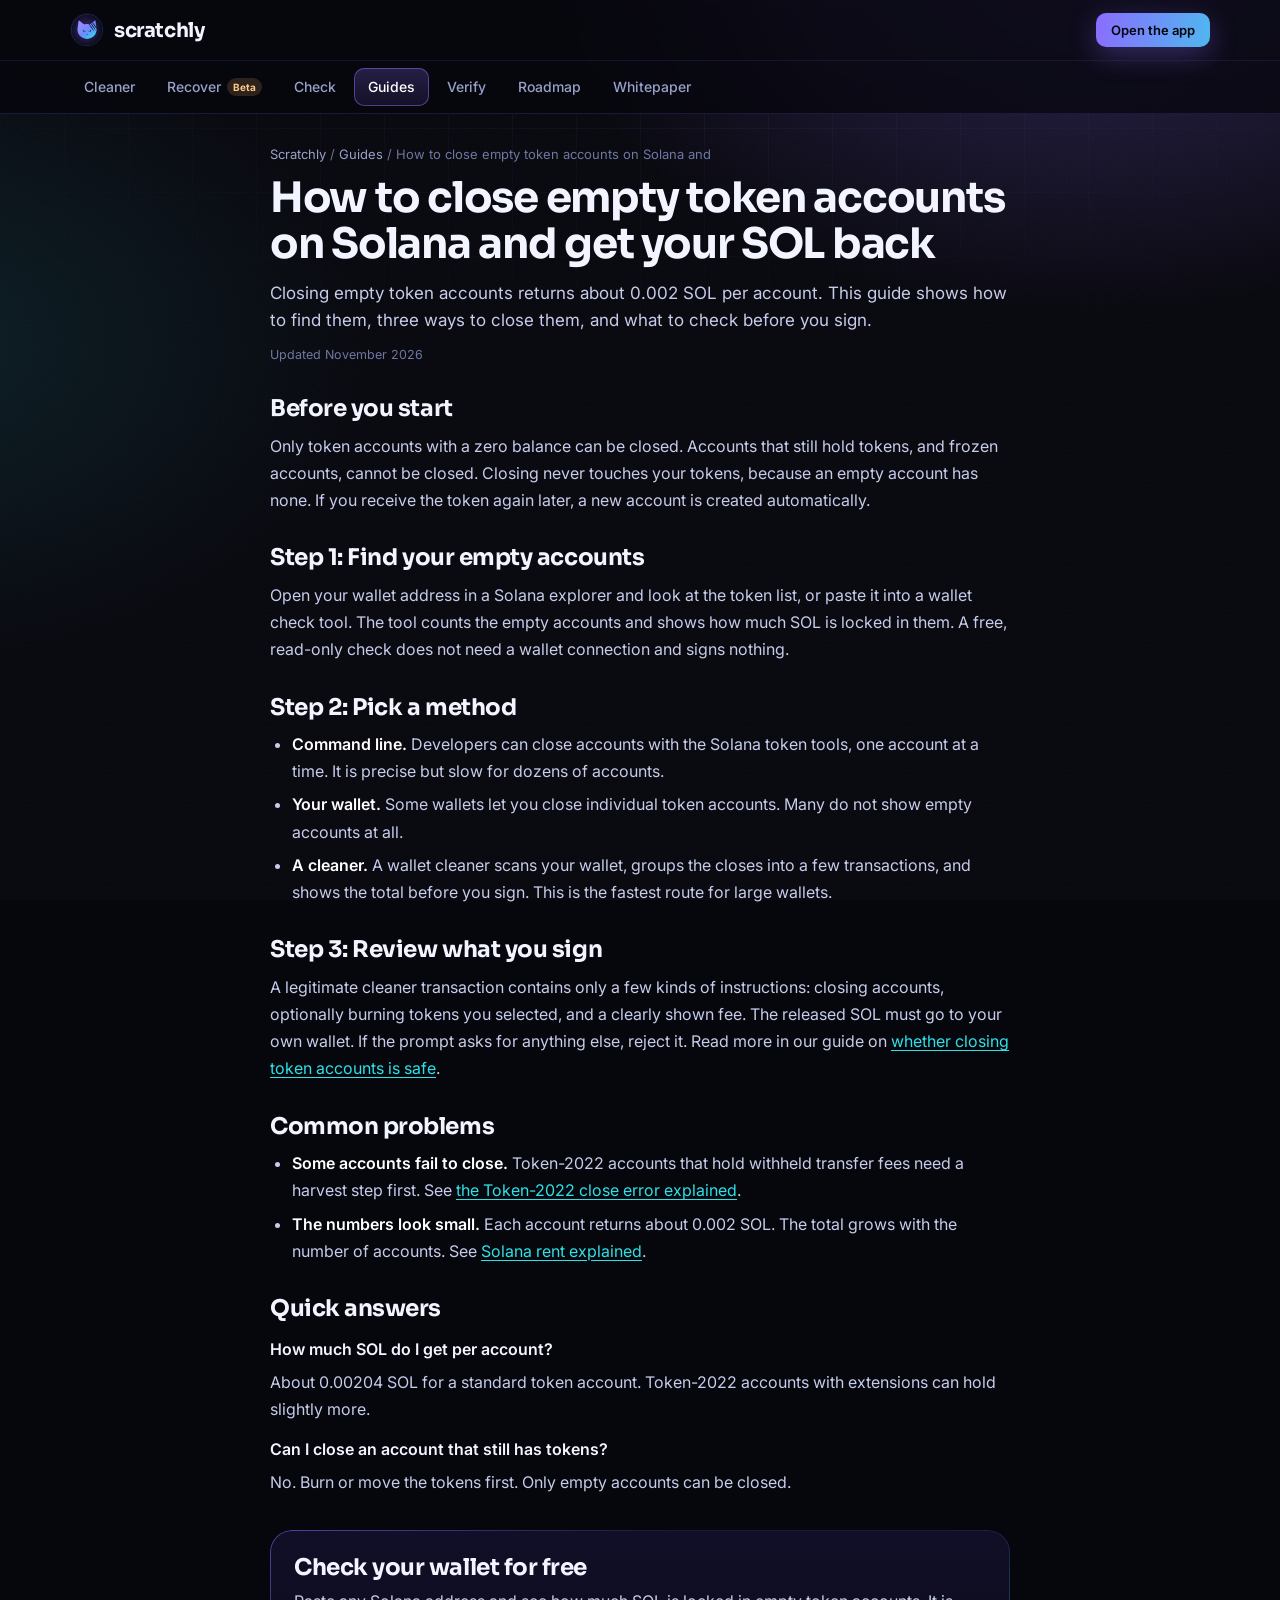
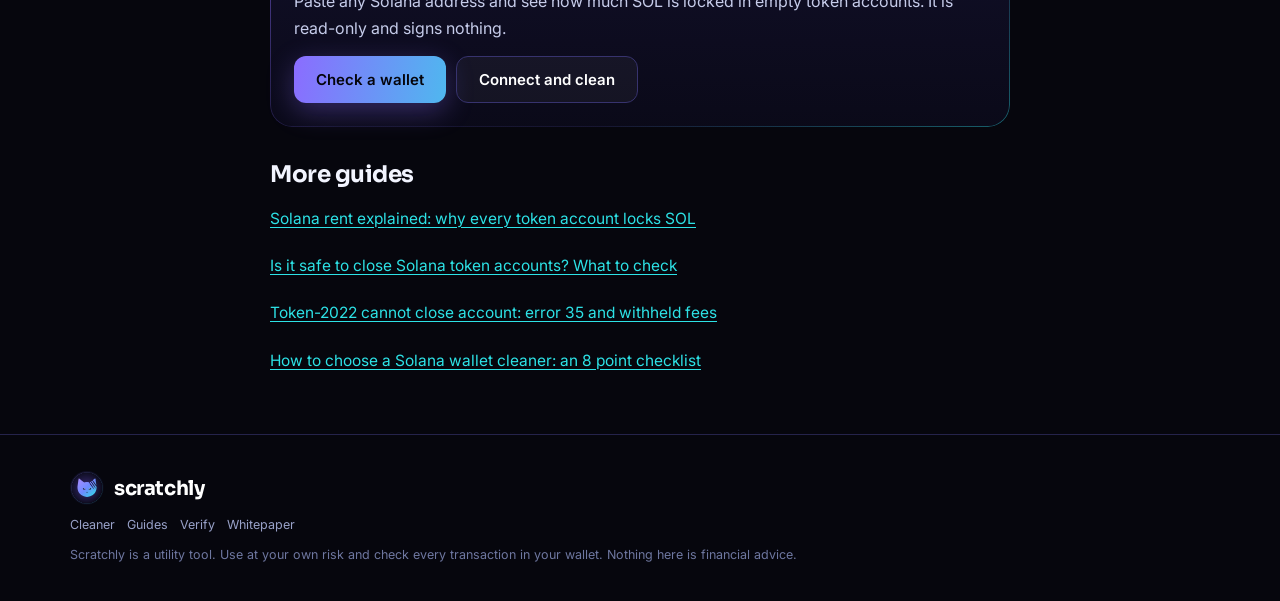
<file: close-empty-token-accounts-solana.html>
<!DOCTYPE html>
<html lang="en"><head><meta charset="utf-8"><meta name="viewport" content="width=device-width, initial-scale=1, viewport-fit=cover">
<title>Close Empty Solana Token Accounts, Get SOL Back | Scratchly</title>
<meta name="description" content="Step by step: find empty Solana token accounts, close them safely, and reclaim the SOL deposit. Wallet, command line and cleaner options compared.">
<link rel="canonical" href="https://app.scratchly.cfd/close-empty-token-accounts-solana"><meta name="robots" content="index,follow,max-image-preview:large">
<meta name="theme-color" content="#06060D"><meta property="og:type" content="article"><meta property="og:site_name" content="Scratchly">
<meta property="og:title" content="How to close empty token accounts on Solana and get your SOL back"><meta property="og:description" content="Step by step: find empty Solana token accounts, close them safely, and reclaim the SOL deposit. Wallet, command line and cleaner options compared."><meta property="og:url" content="https://app.scratchly.cfd/close-empty-token-accounts-solana"><meta property="og:image" content="https://app.scratchly.cfd/og.png">
<meta name="twitter:card" content="summary_large_image">
<link rel="icon" type="image/png" href="/favicon.png">
<link rel="preconnect" href="https://fonts.googleapis.com"><link rel="preconnect" href="https://fonts.gstatic.com" crossorigin>
<link href="https://fonts.googleapis.com/css2?family=Inter:wght@400;500;600;700&family=JetBrains+Mono:wght@500;600&family=Sora:wght@600;700&display=swap" rel="stylesheet">
<link rel="stylesheet" href="/style.css">
<script type="application/ld+json">{"@context": "https://schema.org", "@type": "Article", "headline": "How to close empty token accounts on Solana and get your SOL back", "description": "Step by step: find empty Solana token accounts, close them safely, and reclaim the SOL deposit. Wallet, command line and cleaner options compared.", "datePublished": "2026-11-19", "dateModified": "2026-11-19", "author": {"@type": "Organization", "name": "Scratchly", "url": "https://app.scratchly.cfd/"}, "publisher": {"@type": "Organization", "name": "Scratchly", "logo": {"@type": "ImageObject", "url": "https://app.scratchly.cfd/logo.png"}}, "mainEntityOfPage": "https://app.scratchly.cfd/close-empty-token-accounts-solana", "image": "https://app.scratchly.cfd/og.png"}</script><script type="application/ld+json">{"@context": "https://schema.org", "@type": "BreadcrumbList", "itemListElement": [{"@type": "ListItem", "position": 1, "name": "Scratchly", "item": "https://app.scratchly.cfd/"}, {"@type": "ListItem", "position": 2, "name": "Guides", "item": "https://app.scratchly.cfd/guides"}, {"@type": "ListItem", "position": 3, "name": "How to close empty token accounts on Solana and get your SOL back", "item": "https://app.scratchly.cfd/close-empty-token-accounts-solana"}]}</script><script type="application/ld+json">{"@context": "https://schema.org", "@type": "HowTo", "name": "How to close empty token accounts on Solana and get your SOL back", "description": "Step by step: find empty Solana token accounts, close them safely, and reclaim the SOL deposit. Wallet, command line and cleaner options compared.", "step": [{"@type": "HowToStep", "position": 1, "name": "Find your empty accounts", "text": "Look up your wallet address on a Solana explorer and open the tokens list, or paste the address into a wallet check tool. Accounts with a balance of zero are the ones you can close."}, {"@type": "HowToStep", "position": 2, "name": "Choose how to close them", "text": "You can close accounts one at a time with the command line, use a wallet that offers the option, or use a cleaner that closes many accounts in a few transactions."}, {"@type": "HowToStep", "position": 3, "name": "Review what you sign", "text": "Each close instruction should send the released SOL to your own wallet. Compare the wallet prompt with the summary on the tool before approving."}, {"@type": "HowToStep", "position": 4, "name": "Confirm and verify", "text": "After the transactions confirm, check your SOL balance. The released deposits arrive in your wallet in the same transaction."}]}</script><script type="application/ld+json">{"@context": "https://schema.org", "@type": "FAQPage", "mainEntity": [{"@type": "Question", "name": "How much SOL do I get per account?", "acceptedAnswer": {"@type": "Answer", "text": "About 0.00204 SOL for a standard token account. Token-2022 accounts with extensions can hold slightly more."}}, {"@type": "Question", "name": "Can I close an account that still has tokens?", "acceptedAnswer": {"@type": "Answer", "text": "No. Burn or move the tokens first. Only empty accounts can be closed."}}]}</script>
</head><body><div class="bg"></div>
<header class="nav"><div class="wrap"><a class="brand" href="/"><img src="/logo.png" alt="Scratchly logo" width="34" height="34">scratchly</a><a class="btn pri sm" href="/#app">Open the app</a></div><div class="tabsbar"><div class="wrap"><nav class="tabs" aria-label="Main"><a class="tab" href="/">Cleaner</a><a class="tab" href="/recover">Recover<i class="tb">Beta</i></a><a class="tab" href="/#check">Check</a><a class="tab on" href="/guides" aria-current="page">Guides</a><a class="tab" href="/#verify">Verify</a><a class="tab" href="/#roadmap">Roadmap</a><a class="tab" href="/#whitepaper">Whitepaper</a></nav></div></div></header>
<main class="wrap guide"><nav class="crumbs" aria-label="Breadcrumb"><a href="/">Scratchly</a> / <a href="/guides">Guides</a> / <span>How to close empty token accounts on Solana and </span></nav>
<article><h1>How to close empty token accounts on Solana and get your SOL back</h1><p class="lede">Closing empty token accounts returns about 0.002 SOL per account. This guide shows how to find them, three ways to close them, and what to check before you sign.</p><p class="upd">Updated November 2026</p>
<h2>Before you start</h2>
<p>Only token accounts with a zero balance can be closed. Accounts that still hold tokens, and frozen accounts, cannot be closed. Closing never touches your tokens, because an empty account has none. If you receive the token again later, a new account is created automatically.</p>
<h2>Step 1: Find your empty accounts</h2>
<p>Open your wallet address in a Solana explorer and look at the token list, or paste it into a wallet check tool. The tool counts the empty accounts and shows how much SOL is locked in them. A free, read-only check does not need a wallet connection and signs nothing.</p>
<h2>Step 2: Pick a method</h2>
<ul><li><b>Command line.</b> Developers can close accounts with the Solana token tools, one account at a time. It is precise but slow for dozens of accounts.</li>
<li><b>Your wallet.</b> Some wallets let you close individual token accounts. Many do not show empty accounts at all.</li>
<li><b>A cleaner.</b> A wallet cleaner scans your wallet, groups the closes into a few transactions, and shows the total before you sign. This is the fastest route for large wallets.</li></ul>
<h2>Step 3: Review what you sign</h2>
<p>A legitimate cleaner transaction contains only a few kinds of instructions: closing accounts, optionally burning tokens you selected, and a clearly shown fee. The released SOL must go to your own wallet. If the prompt asks for anything else, reject it. Read more in our guide on <a href="/is-it-safe-to-close-token-accounts">whether closing token accounts is safe</a>.</p>
<h2>Common problems</h2>
<ul><li><b>Some accounts fail to close.</b> Token-2022 accounts that hold withheld transfer fees need a harvest step first. See <a href="/token-2022-cannot-close-account-error">the Token-2022 close error explained</a>.</li>
<li><b>The numbers look small.</b> Each account returns about 0.002 SOL. The total grows with the number of accounts. See <a href="/solana-rent-explained">Solana rent explained</a>.</li></ul><h2>Quick answers</h2><h3>How much SOL do I get per account?</h3><p>About 0.00204 SOL for a standard token account. Token-2022 accounts with extensions can hold slightly more.</p><h3>Can I close an account that still has tokens?</h3><p>No. Burn or move the tokens first. Only empty accounts can be closed.</p></article>
<aside class="cta glass"><h2>Check your wallet for free</h2><p>Paste any Solana address and see how much SOL is locked in empty token accounts. It is read-only and signs nothing.</p><div class="links-row"><a class="btn pri" href="/#check">Check a wallet</a><a class="btn sec" href="/#app">Connect and clean</a></div></aside>
<section class="related"><h2>More guides</h2><ul><li><a href="/solana-rent-explained">Solana rent explained: why every token account locks SOL</a></li><li><a href="/is-it-safe-to-close-token-accounts">Is it safe to close Solana token accounts? What to check</a></li><li><a href="/token-2022-cannot-close-account-error">Token-2022 cannot close account: error 35 and withheld fees</a></li><li><a href="/how-to-choose-a-solana-wallet-cleaner">How to choose a Solana wallet cleaner: an 8 point checklist</a></li></ul></section></main>
<footer><div class="wrap"><div class="brand"><img src="/logo.png" alt="" width="26" height="26" style="border-radius:50%">scratchly</div><p><a href="/">Cleaner</a> &nbsp; <a href="/guides">Guides</a> &nbsp; <a href="/#verify">Verify</a> &nbsp; <a href="/#whitepaper">Whitepaper</a></p><p style="margin-top:10px">Scratchly is a utility tool. Use at your own risk and check every transaction in your wallet. Nothing here is financial advice.</p></div></footer></body></html>
</file>
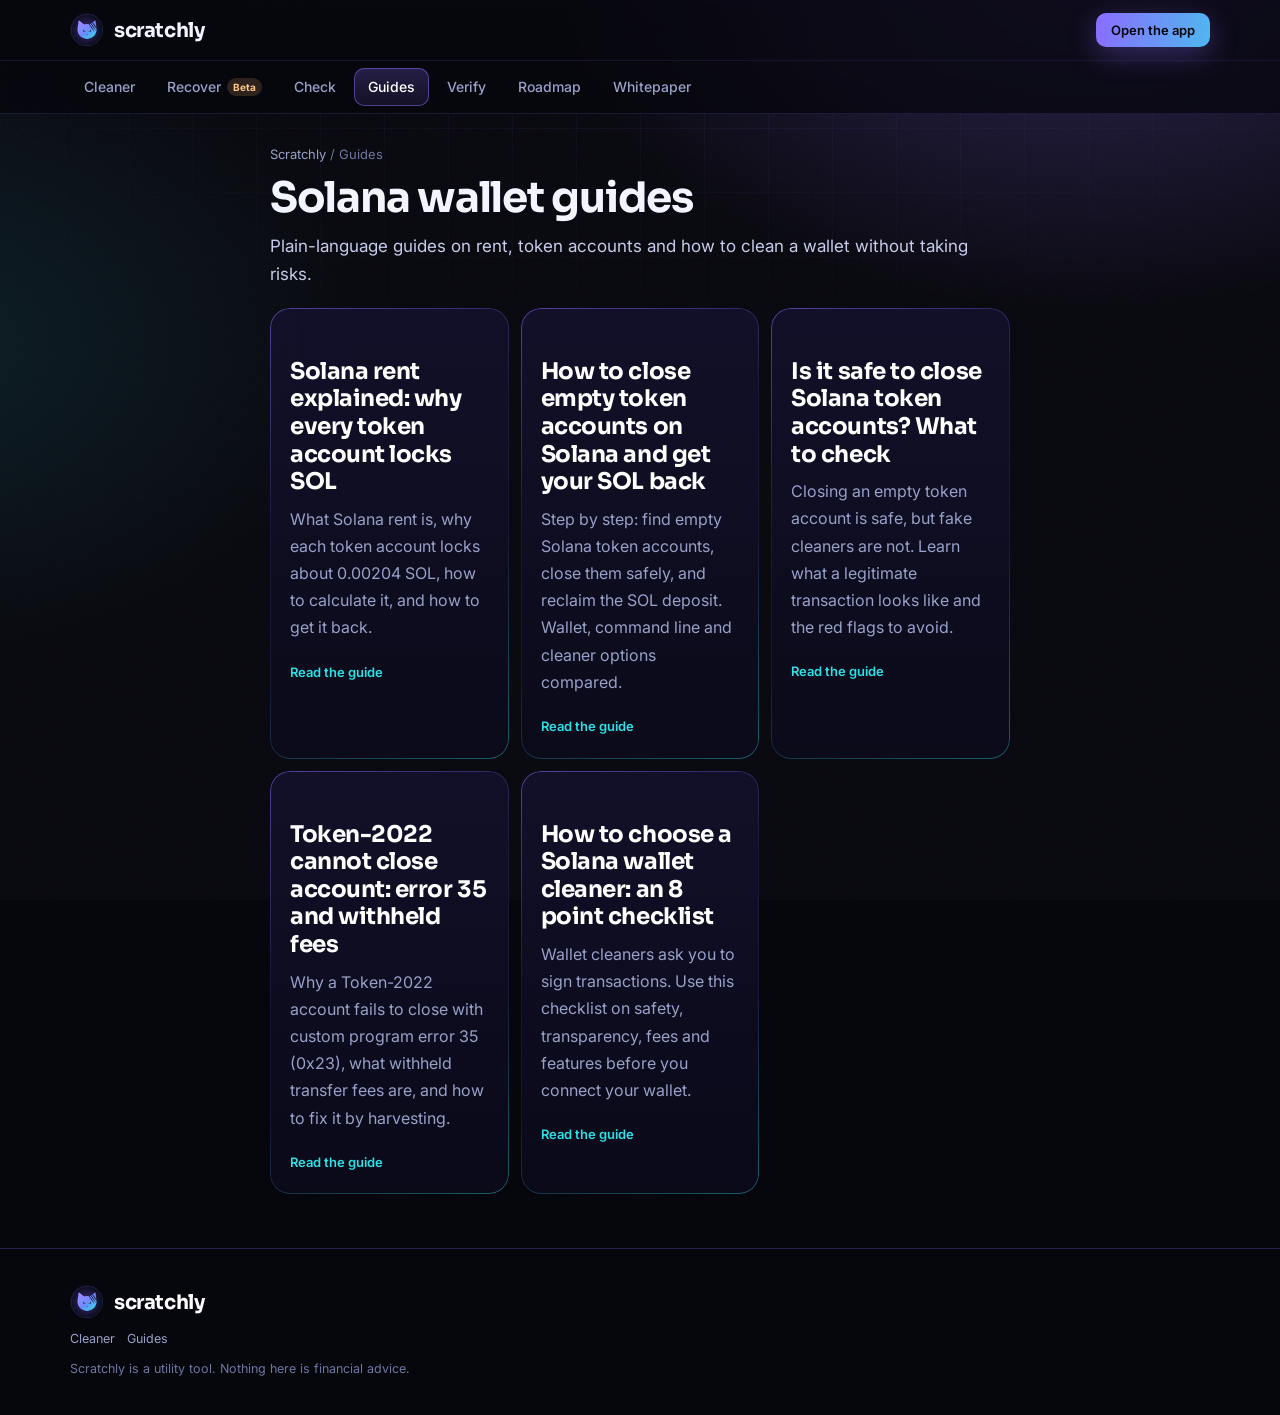
<file: guides.html>
<!DOCTYPE html>
<html lang="en"><head><meta charset="utf-8"><meta name="viewport" content="width=device-width, initial-scale=1, viewport-fit=cover">
<title>Solana Wallet Guides: Rent, Token Accounts | Scratchly</title>
<meta name="description" content="Plain-language guides on Solana rent, closing empty token accounts, Token-2022 errors and how to choose a safe wallet cleaner.">
<link rel="canonical" href="https://app.scratchly.cfd/guides"><meta name="robots" content="index,follow,max-image-preview:large"><meta name="theme-color" content="#06060D">
<meta property="og:type" content="website"><meta property="og:site_name" content="Scratchly"><meta property="og:title" content="Solana wallet guides | Scratchly"><meta property="og:description" content="Guides on Solana rent, token accounts and safe wallet cleaning."><meta property="og:url" content="https://app.scratchly.cfd/guides"><meta property="og:image" content="https://app.scratchly.cfd/og.png">
<meta name="twitter:card" content="summary_large_image"><link rel="icon" type="image/png" href="/favicon.png">
<link rel="preconnect" href="https://fonts.googleapis.com"><link rel="preconnect" href="https://fonts.gstatic.com" crossorigin>
<link href="https://fonts.googleapis.com/css2?family=Inter:wght@400;500;600;700&family=JetBrains+Mono:wght@500;600&family=Sora:wght@600;700&display=swap" rel="stylesheet">
<link rel="stylesheet" href="/style.css"><script type="application/ld+json">{"@context": "https://schema.org", "@type": "CollectionPage", "name": "Solana wallet guides", "url": "https://app.scratchly.cfd/guides", "description": "Guides on Solana rent, token accounts and safe wallet cleaning."}</script><script type="application/ld+json">{"@context": "https://schema.org", "@type": "BreadcrumbList", "itemListElement": [{"@type": "ListItem", "position": 1, "name": "Scratchly", "item": "https://app.scratchly.cfd/"}, {"@type": "ListItem", "position": 2, "name": "Guides", "item": "https://app.scratchly.cfd/guides"}]}</script>
</head><body><div class="bg"></div>
<header class="nav"><div class="wrap"><a class="brand" href="/"><img src="/logo.png" alt="Scratchly logo" width="34" height="34">scratchly</a><a class="btn pri sm" href="/#app">Open the app</a></div><div class="tabsbar"><div class="wrap"><nav class="tabs" aria-label="Main"><a class="tab" href="/">Cleaner</a><a class="tab" href="/recover">Recover<i class="tb">Beta</i></a><a class="tab" href="/#check">Check</a><a class="tab on" href="/guides" aria-current="page">Guides</a><a class="tab" href="/#verify">Verify</a><a class="tab" href="/#roadmap">Roadmap</a><a class="tab" href="/#whitepaper">Whitepaper</a></nav></div></div></header>
<main class="wrap guide"><nav class="crumbs" aria-label="Breadcrumb"><a href="/">Scratchly</a> / <span>Guides</span></nav>
<h1>Solana wallet guides</h1><p class="lede">Plain-language guides on rent, token accounts and how to clean a wallet without taking risks.</p>
<div class="gcards"><a class="gcard glass" href="/solana-rent-explained"><h2>Solana rent explained: why every token account locks SOL</h2><p>What Solana rent is, why each token account locks about 0.00204 SOL, how to calculate it, and how to get it back.</p><span>Read the guide</span></a><a class="gcard glass" href="/close-empty-token-accounts-solana"><h2>How to close empty token accounts on Solana and get your SOL back</h2><p>Step by step: find empty Solana token accounts, close them safely, and reclaim the SOL deposit. Wallet, command line and cleaner options compared.</p><span>Read the guide</span></a><a class="gcard glass" href="/is-it-safe-to-close-token-accounts"><h2>Is it safe to close Solana token accounts? What to check</h2><p>Closing an empty token account is safe, but fake cleaners are not. Learn what a legitimate transaction looks like and the red flags to avoid.</p><span>Read the guide</span></a><a class="gcard glass" href="/token-2022-cannot-close-account-error"><h2>Token-2022 cannot close account: error 35 and withheld fees</h2><p>Why a Token-2022 account fails to close with custom program error 35 (0x23), what withheld transfer fees are, and how to fix it by harvesting.</p><span>Read the guide</span></a><a class="gcard glass" href="/how-to-choose-a-solana-wallet-cleaner"><h2>How to choose a Solana wallet cleaner: an 8 point checklist</h2><p>Wallet cleaners ask you to sign transactions. Use this checklist on safety, transparency, fees and features before you connect your wallet.</p><span>Read the guide</span></a></div></main>
<footer><div class="wrap"><div class="brand"><img src="/logo.png" alt="" width="26" height="26" style="border-radius:50%">scratchly</div><p><a href="/">Cleaner</a> &nbsp; <a href="/guides">Guides</a></p><p style="margin-top:10px">Scratchly is a utility tool. Nothing here is financial advice.</p></div></footer></body></html>
</file>
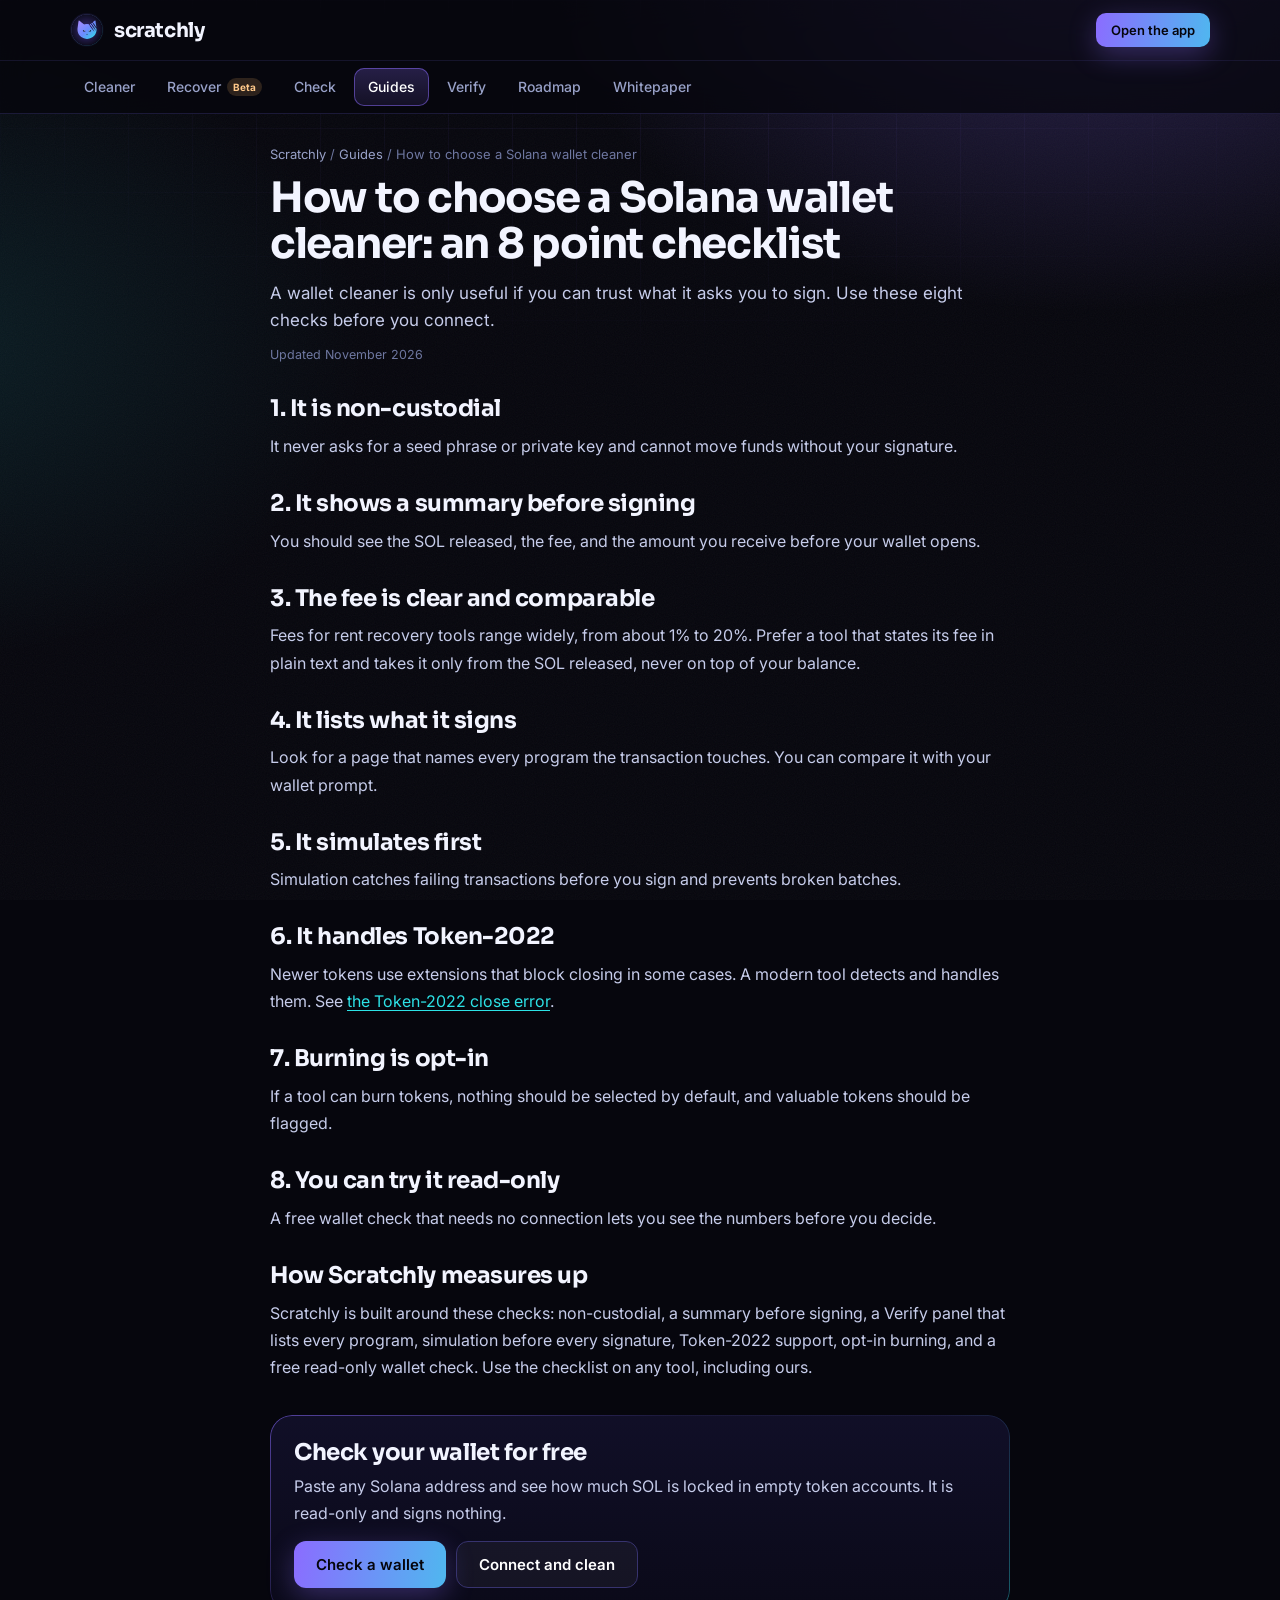
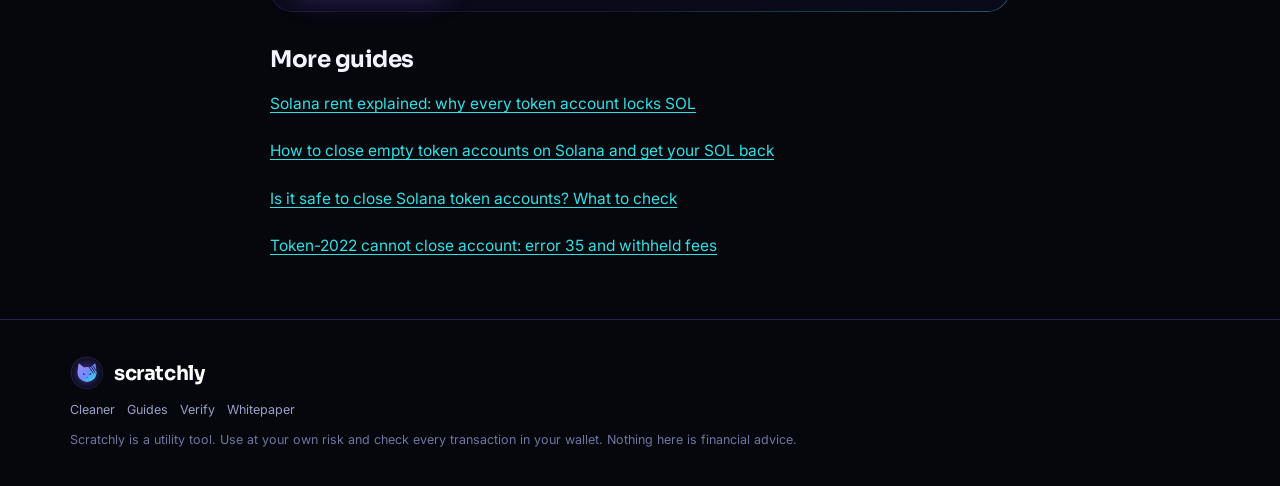
<file: how-to-choose-a-solana-wallet-cleaner.html>
<!DOCTYPE html>
<html lang="en"><head><meta charset="utf-8"><meta name="viewport" content="width=device-width, initial-scale=1, viewport-fit=cover">
<title>How to Choose a Solana Wallet Cleaner: Checklist | Scratchly</title>
<meta name="description" content="Wallet cleaners ask you to sign transactions. Use this checklist on safety, transparency, fees and features before you connect your wallet.">
<link rel="canonical" href="https://app.scratchly.cfd/how-to-choose-a-solana-wallet-cleaner"><meta name="robots" content="index,follow,max-image-preview:large">
<meta name="theme-color" content="#06060D"><meta property="og:type" content="article"><meta property="og:site_name" content="Scratchly">
<meta property="og:title" content="How to choose a Solana wallet cleaner: an 8 point checklist"><meta property="og:description" content="Wallet cleaners ask you to sign transactions. Use this checklist on safety, transparency, fees and features before you connect your wallet."><meta property="og:url" content="https://app.scratchly.cfd/how-to-choose-a-solana-wallet-cleaner"><meta property="og:image" content="https://app.scratchly.cfd/og.png">
<meta name="twitter:card" content="summary_large_image">
<link rel="icon" type="image/png" href="/favicon.png">
<link rel="preconnect" href="https://fonts.googleapis.com"><link rel="preconnect" href="https://fonts.gstatic.com" crossorigin>
<link href="https://fonts.googleapis.com/css2?family=Inter:wght@400;500;600;700&family=JetBrains+Mono:wght@500;600&family=Sora:wght@600;700&display=swap" rel="stylesheet">
<link rel="stylesheet" href="/style.css">
<script type="application/ld+json">{"@context": "https://schema.org", "@type": "Article", "headline": "How to choose a Solana wallet cleaner: an 8 point checklist", "description": "Wallet cleaners ask you to sign transactions. Use this checklist on safety, transparency, fees and features before you connect your wallet.", "datePublished": "2026-11-19", "dateModified": "2026-11-19", "author": {"@type": "Organization", "name": "Scratchly", "url": "https://app.scratchly.cfd/"}, "publisher": {"@type": "Organization", "name": "Scratchly", "logo": {"@type": "ImageObject", "url": "https://app.scratchly.cfd/logo.png"}}, "mainEntityOfPage": "https://app.scratchly.cfd/how-to-choose-a-solana-wallet-cleaner", "image": "https://app.scratchly.cfd/og.png"}</script><script type="application/ld+json">{"@context": "https://schema.org", "@type": "BreadcrumbList", "itemListElement": [{"@type": "ListItem", "position": 1, "name": "Scratchly", "item": "https://app.scratchly.cfd/"}, {"@type": "ListItem", "position": 2, "name": "Guides", "item": "https://app.scratchly.cfd/guides"}, {"@type": "ListItem", "position": 3, "name": "How to choose a Solana wallet cleaner: an 8 point checklist", "item": "https://app.scratchly.cfd/how-to-choose-a-solana-wallet-cleaner"}]}</script>
</head><body><div class="bg"></div>
<header class="nav"><div class="wrap"><a class="brand" href="/"><img src="/logo.png" alt="Scratchly logo" width="34" height="34">scratchly</a><a class="btn pri sm" href="/#app">Open the app</a></div><div class="tabsbar"><div class="wrap"><nav class="tabs" aria-label="Main"><a class="tab" href="/">Cleaner</a><a class="tab" href="/recover">Recover<i class="tb">Beta</i></a><a class="tab" href="/#check">Check</a><a class="tab on" href="/guides" aria-current="page">Guides</a><a class="tab" href="/#verify">Verify</a><a class="tab" href="/#roadmap">Roadmap</a><a class="tab" href="/#whitepaper">Whitepaper</a></nav></div></div></header>
<main class="wrap guide"><nav class="crumbs" aria-label="Breadcrumb"><a href="/">Scratchly</a> / <a href="/guides">Guides</a> / <span>How to choose a Solana wallet cleaner</span></nav>
<article><h1>How to choose a Solana wallet cleaner: an 8 point checklist</h1><p class="lede">A wallet cleaner is only useful if you can trust what it asks you to sign. Use these eight checks before you connect.</p><p class="upd">Updated November 2026</p>
<h2>1. It is non-custodial</h2>
<p>It never asks for a seed phrase or private key and cannot move funds without your signature.</p>
<h2>2. It shows a summary before signing</h2>
<p>You should see the SOL released, the fee, and the amount you receive before your wallet opens.</p>
<h2>3. The fee is clear and comparable</h2>
<p>Fees for rent recovery tools range widely, from about 1% to 20%. Prefer a tool that states its fee in plain text and takes it only from the SOL released, never on top of your balance.</p>
<h2>4. It lists what it signs</h2>
<p>Look for a page that names every program the transaction touches. You can compare it with your wallet prompt.</p>
<h2>5. It simulates first</h2>
<p>Simulation catches failing transactions before you sign and prevents broken batches.</p>
<h2>6. It handles Token-2022</h2>
<p>Newer tokens use extensions that block closing in some cases. A modern tool detects and handles them. See <a href="/token-2022-cannot-close-account-error">the Token-2022 close error</a>.</p>
<h2>7. Burning is opt-in</h2>
<p>If a tool can burn tokens, nothing should be selected by default, and valuable tokens should be flagged.</p>
<h2>8. You can try it read-only</h2>
<p>A free wallet check that needs no connection lets you see the numbers before you decide.</p>
<h2>How Scratchly measures up</h2>
<p>Scratchly is built around these checks: non-custodial, a summary before signing, a Verify panel that lists every program, simulation before every signature, Token-2022 support, opt-in burning, and a free read-only wallet check. Use the checklist on any tool, including ours.</p></article>
<aside class="cta glass"><h2>Check your wallet for free</h2><p>Paste any Solana address and see how much SOL is locked in empty token accounts. It is read-only and signs nothing.</p><div class="links-row"><a class="btn pri" href="/#check">Check a wallet</a><a class="btn sec" href="/#app">Connect and clean</a></div></aside>
<section class="related"><h2>More guides</h2><ul><li><a href="/solana-rent-explained">Solana rent explained: why every token account locks SOL</a></li><li><a href="/close-empty-token-accounts-solana">How to close empty token accounts on Solana and get your SOL back</a></li><li><a href="/is-it-safe-to-close-token-accounts">Is it safe to close Solana token accounts? What to check</a></li><li><a href="/token-2022-cannot-close-account-error">Token-2022 cannot close account: error 35 and withheld fees</a></li></ul></section></main>
<footer><div class="wrap"><div class="brand"><img src="/logo.png" alt="" width="26" height="26" style="border-radius:50%">scratchly</div><p><a href="/">Cleaner</a> &nbsp; <a href="/guides">Guides</a> &nbsp; <a href="/#verify">Verify</a> &nbsp; <a href="/#whitepaper">Whitepaper</a></p><p style="margin-top:10px">Scratchly is a utility tool. Use at your own risk and check every transaction in your wallet. Nothing here is financial advice.</p></div></footer></body></html>
</file>
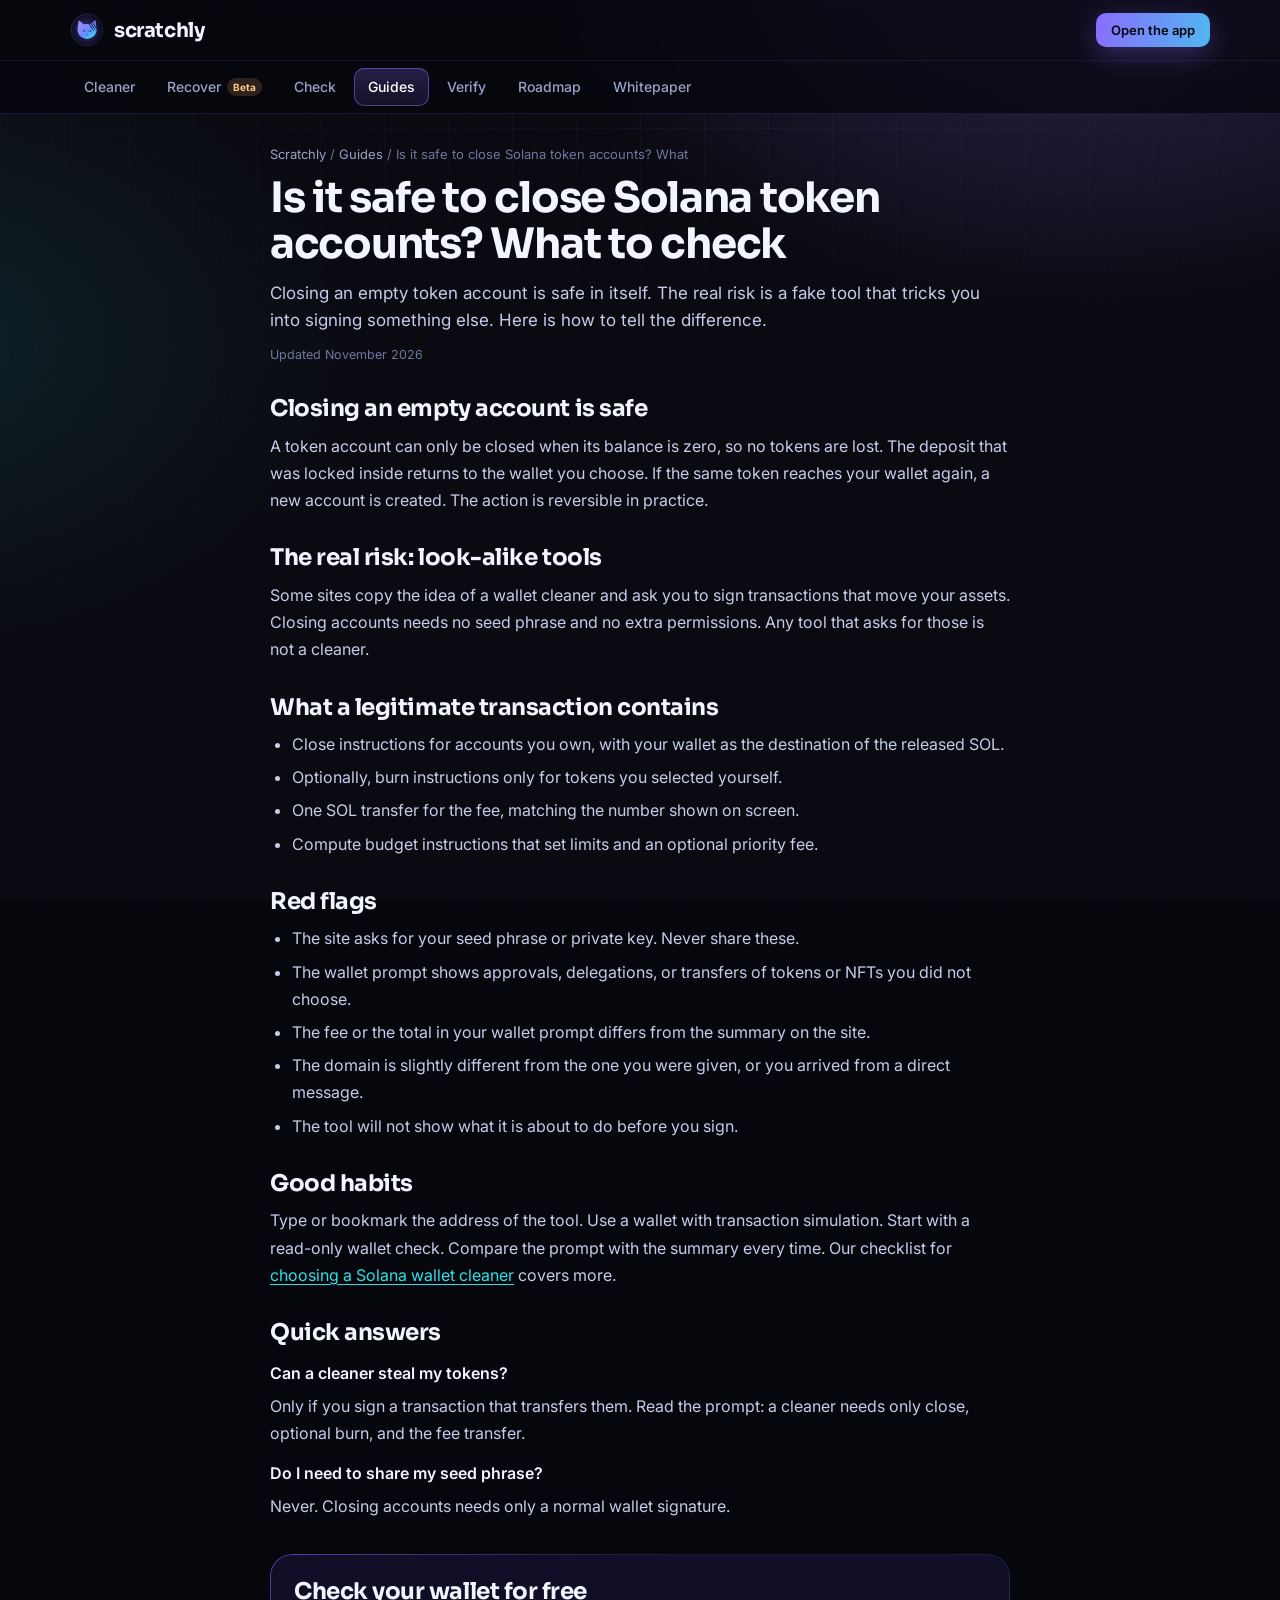
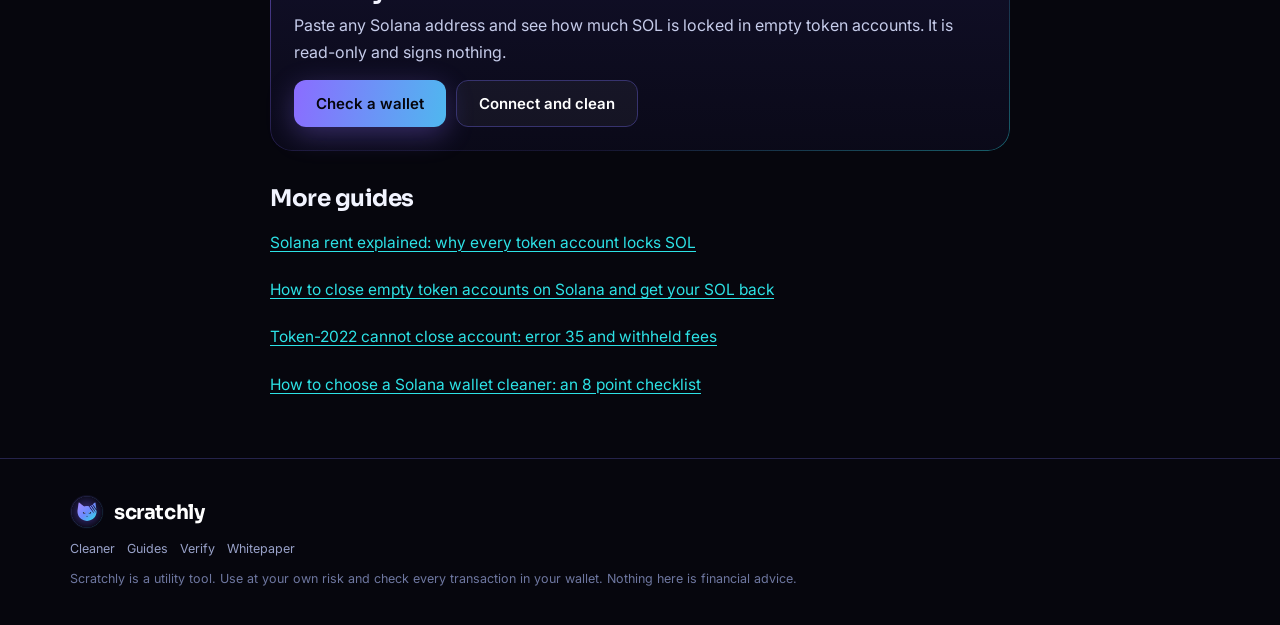
<file: is-it-safe-to-close-token-accounts.html>
<!DOCTYPE html>
<html lang="en"><head><meta charset="utf-8"><meta name="viewport" content="width=device-width, initial-scale=1, viewport-fit=cover">
<title>Is It Safe to Close Solana Token Accounts? | Scratchly</title>
<meta name="description" content="Closing an empty token account is safe, but fake cleaners are not. Learn what a legitimate transaction looks like and the red flags to avoid.">
<link rel="canonical" href="https://app.scratchly.cfd/is-it-safe-to-close-token-accounts"><meta name="robots" content="index,follow,max-image-preview:large">
<meta name="theme-color" content="#06060D"><meta property="og:type" content="article"><meta property="og:site_name" content="Scratchly">
<meta property="og:title" content="Is it safe to close Solana token accounts? What to check"><meta property="og:description" content="Closing an empty token account is safe, but fake cleaners are not. Learn what a legitimate transaction looks like and the red flags to avoid."><meta property="og:url" content="https://app.scratchly.cfd/is-it-safe-to-close-token-accounts"><meta property="og:image" content="https://app.scratchly.cfd/og.png">
<meta name="twitter:card" content="summary_large_image">
<link rel="icon" type="image/png" href="/favicon.png">
<link rel="preconnect" href="https://fonts.googleapis.com"><link rel="preconnect" href="https://fonts.gstatic.com" crossorigin>
<link href="https://fonts.googleapis.com/css2?family=Inter:wght@400;500;600;700&family=JetBrains+Mono:wght@500;600&family=Sora:wght@600;700&display=swap" rel="stylesheet">
<link rel="stylesheet" href="/style.css">
<script type="application/ld+json">{"@context": "https://schema.org", "@type": "Article", "headline": "Is it safe to close Solana token accounts? What to check", "description": "Closing an empty token account is safe, but fake cleaners are not. Learn what a legitimate transaction looks like and the red flags to avoid.", "datePublished": "2026-11-19", "dateModified": "2026-11-19", "author": {"@type": "Organization", "name": "Scratchly", "url": "https://app.scratchly.cfd/"}, "publisher": {"@type": "Organization", "name": "Scratchly", "logo": {"@type": "ImageObject", "url": "https://app.scratchly.cfd/logo.png"}}, "mainEntityOfPage": "https://app.scratchly.cfd/is-it-safe-to-close-token-accounts", "image": "https://app.scratchly.cfd/og.png"}</script><script type="application/ld+json">{"@context": "https://schema.org", "@type": "BreadcrumbList", "itemListElement": [{"@type": "ListItem", "position": 1, "name": "Scratchly", "item": "https://app.scratchly.cfd/"}, {"@type": "ListItem", "position": 2, "name": "Guides", "item": "https://app.scratchly.cfd/guides"}, {"@type": "ListItem", "position": 3, "name": "Is it safe to close Solana token accounts? What to check", "item": "https://app.scratchly.cfd/is-it-safe-to-close-token-accounts"}]}</script><script type="application/ld+json">{"@context": "https://schema.org", "@type": "FAQPage", "mainEntity": [{"@type": "Question", "name": "Can a cleaner steal my tokens?", "acceptedAnswer": {"@type": "Answer", "text": "Only if you sign a transaction that transfers them. Read the prompt: a cleaner needs only close, optional burn, and the fee transfer."}}, {"@type": "Question", "name": "Do I need to share my seed phrase?", "acceptedAnswer": {"@type": "Answer", "text": "Never. Closing accounts needs only a normal wallet signature."}}]}</script>
</head><body><div class="bg"></div>
<header class="nav"><div class="wrap"><a class="brand" href="/"><img src="/logo.png" alt="Scratchly logo" width="34" height="34">scratchly</a><a class="btn pri sm" href="/#app">Open the app</a></div><div class="tabsbar"><div class="wrap"><nav class="tabs" aria-label="Main"><a class="tab" href="/">Cleaner</a><a class="tab" href="/recover">Recover<i class="tb">Beta</i></a><a class="tab" href="/#check">Check</a><a class="tab on" href="/guides" aria-current="page">Guides</a><a class="tab" href="/#verify">Verify</a><a class="tab" href="/#roadmap">Roadmap</a><a class="tab" href="/#whitepaper">Whitepaper</a></nav></div></div></header>
<main class="wrap guide"><nav class="crumbs" aria-label="Breadcrumb"><a href="/">Scratchly</a> / <a href="/guides">Guides</a> / <span>Is it safe to close Solana token accounts? What </span></nav>
<article><h1>Is it safe to close Solana token accounts? What to check</h1><p class="lede">Closing an empty token account is safe in itself. The real risk is a fake tool that tricks you into signing something else. Here is how to tell the difference.</p><p class="upd">Updated November 2026</p>
<h2>Closing an empty account is safe</h2>
<p>A token account can only be closed when its balance is zero, so no tokens are lost. The deposit that was locked inside returns to the wallet you choose. If the same token reaches your wallet again, a new account is created. The action is reversible in practice.</p>
<h2>The real risk: look-alike tools</h2>
<p>Some sites copy the idea of a wallet cleaner and ask you to sign transactions that move your assets. Closing accounts needs no seed phrase and no extra permissions. Any tool that asks for those is not a cleaner.</p>
<h2>What a legitimate transaction contains</h2>
<ul><li>Close instructions for accounts you own, with your wallet as the destination of the released SOL.</li>
<li>Optionally, burn instructions only for tokens you selected yourself.</li>
<li>One SOL transfer for the fee, matching the number shown on screen.</li>
<li>Compute budget instructions that set limits and an optional priority fee.</li></ul>
<h2>Red flags</h2>
<ul><li>The site asks for your seed phrase or private key. Never share these.</li>
<li>The wallet prompt shows approvals, delegations, or transfers of tokens or NFTs you did not choose.</li>
<li>The fee or the total in your wallet prompt differs from the summary on the site.</li>
<li>The domain is slightly different from the one you were given, or you arrived from a direct message.</li>
<li>The tool will not show what it is about to do before you sign.</li></ul>
<h2>Good habits</h2>
<p>Type or bookmark the address of the tool. Use a wallet with transaction simulation. Start with a read-only wallet check. Compare the prompt with the summary every time. Our checklist for <a href="/how-to-choose-a-solana-wallet-cleaner">choosing a Solana wallet cleaner</a> covers more.</p><h2>Quick answers</h2><h3>Can a cleaner steal my tokens?</h3><p>Only if you sign a transaction that transfers them. Read the prompt: a cleaner needs only close, optional burn, and the fee transfer.</p><h3>Do I need to share my seed phrase?</h3><p>Never. Closing accounts needs only a normal wallet signature.</p></article>
<aside class="cta glass"><h2>Check your wallet for free</h2><p>Paste any Solana address and see how much SOL is locked in empty token accounts. It is read-only and signs nothing.</p><div class="links-row"><a class="btn pri" href="/#check">Check a wallet</a><a class="btn sec" href="/#app">Connect and clean</a></div></aside>
<section class="related"><h2>More guides</h2><ul><li><a href="/solana-rent-explained">Solana rent explained: why every token account locks SOL</a></li><li><a href="/close-empty-token-accounts-solana">How to close empty token accounts on Solana and get your SOL back</a></li><li><a href="/token-2022-cannot-close-account-error">Token-2022 cannot close account: error 35 and withheld fees</a></li><li><a href="/how-to-choose-a-solana-wallet-cleaner">How to choose a Solana wallet cleaner: an 8 point checklist</a></li></ul></section></main>
<footer><div class="wrap"><div class="brand"><img src="/logo.png" alt="" width="26" height="26" style="border-radius:50%">scratchly</div><p><a href="/">Cleaner</a> &nbsp; <a href="/guides">Guides</a> &nbsp; <a href="/#verify">Verify</a> &nbsp; <a href="/#whitepaper">Whitepaper</a></p><p style="margin-top:10px">Scratchly is a utility tool. Use at your own risk and check every transaction in your wallet. Nothing here is financial advice.</p></div></footer></body></html>
</file>
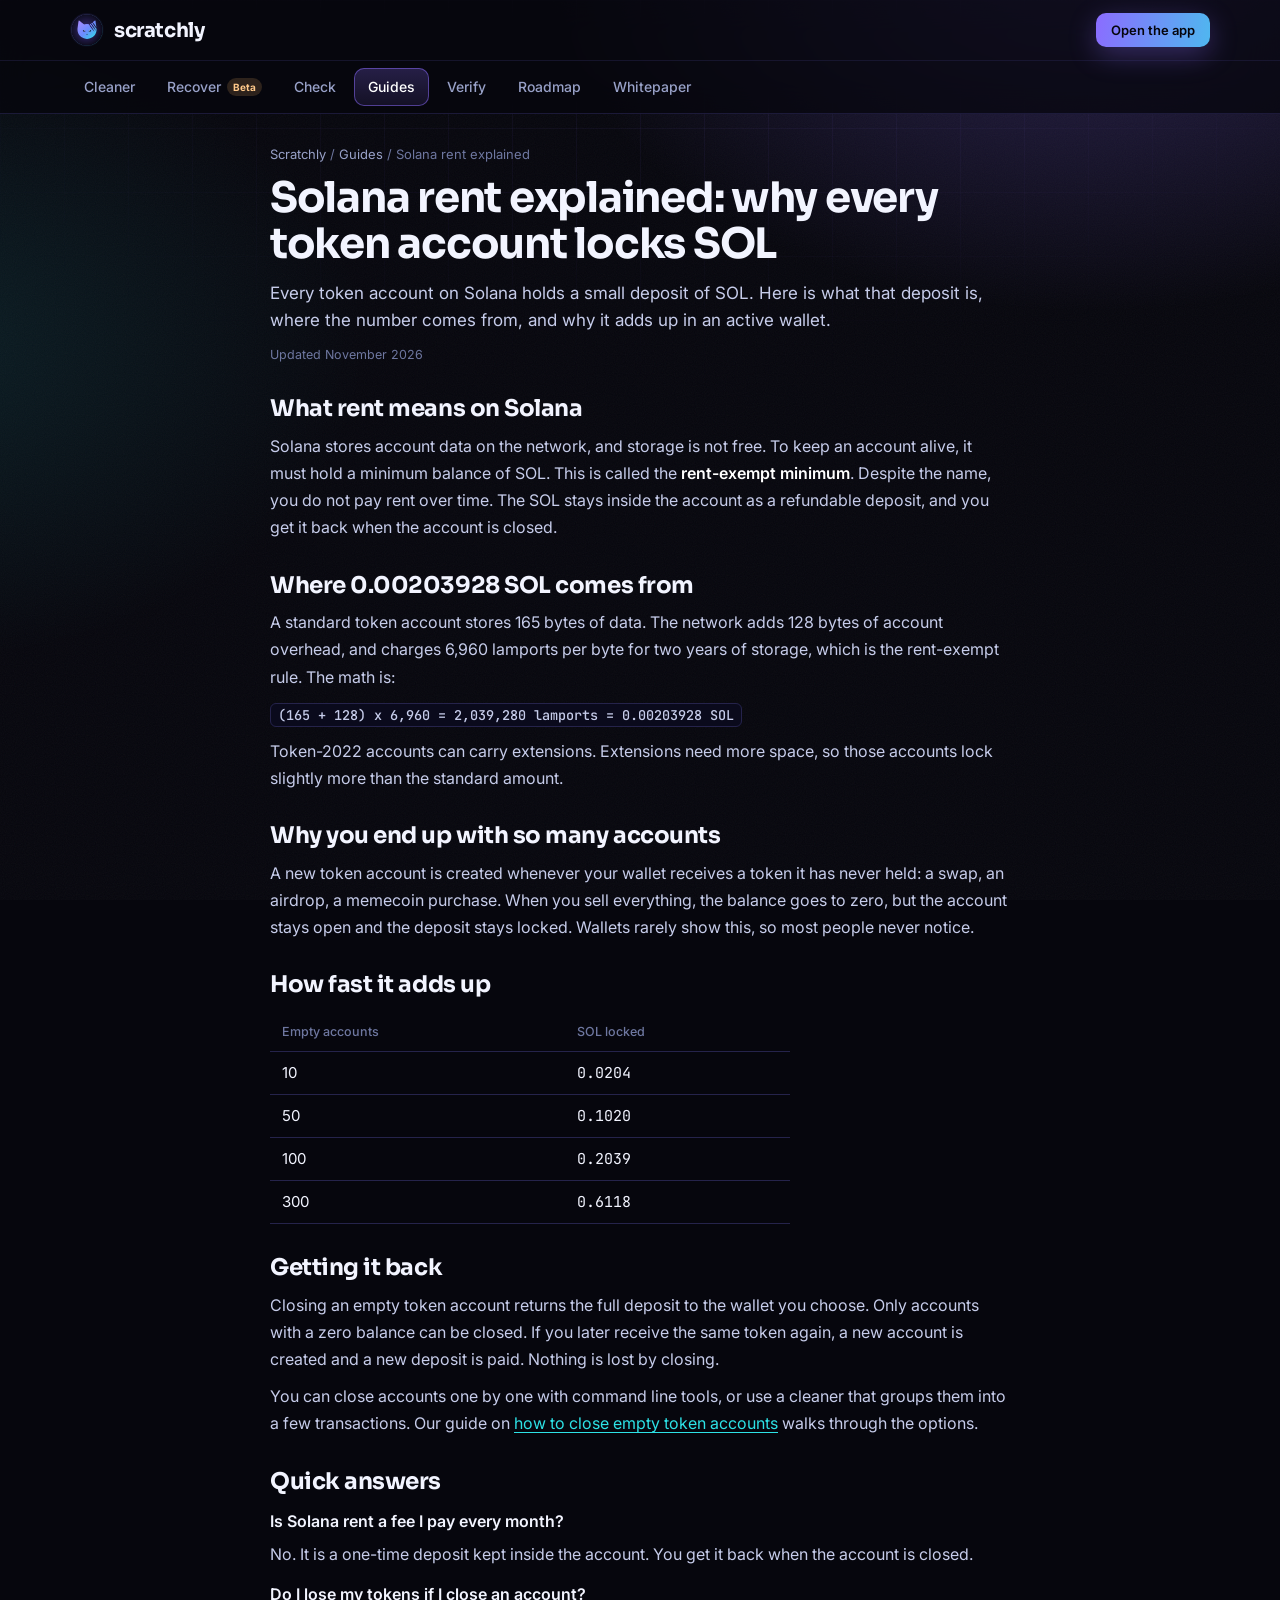
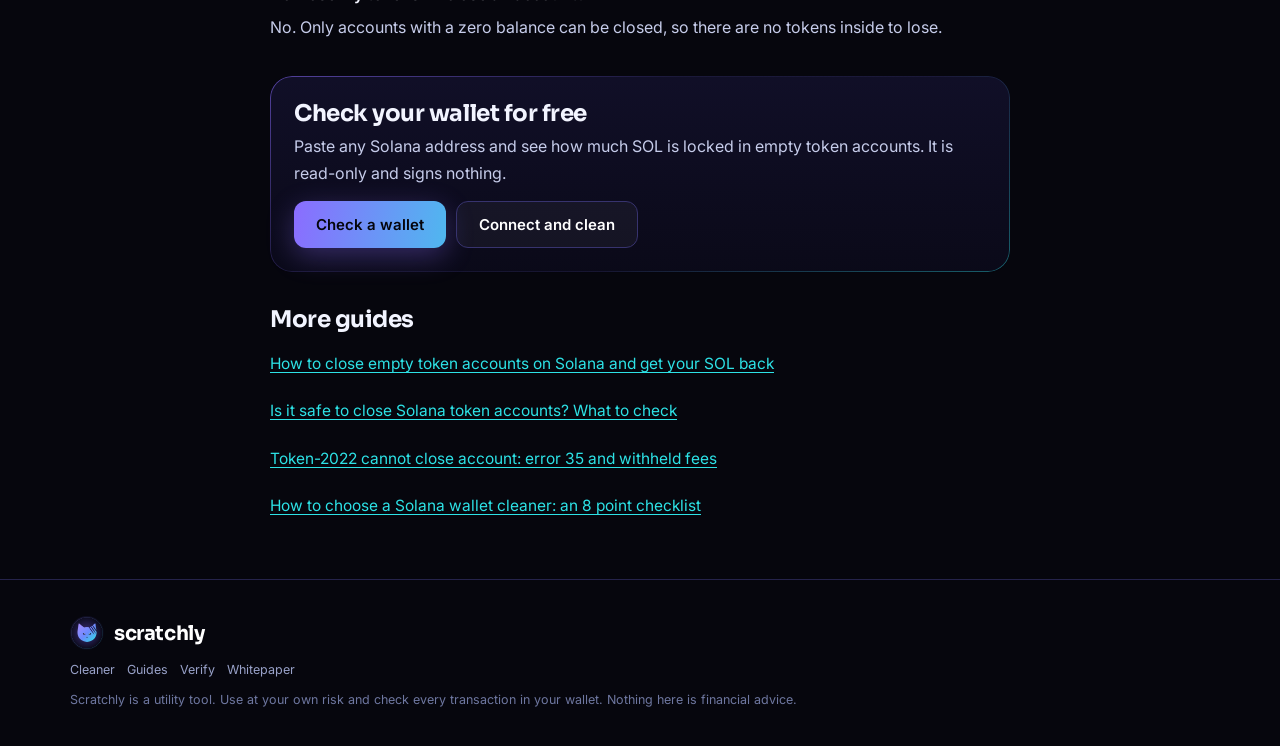
<file: solana-rent-explained.html>
<!DOCTYPE html>
<html lang="en"><head><meta charset="utf-8"><meta name="viewport" content="width=device-width, initial-scale=1, viewport-fit=cover">
<title>Solana Rent Explained: Why Accounts Lock SOL | Scratchly</title>
<meta name="description" content="What Solana rent is, why each token account locks about 0.00204 SOL, how to calculate it, and how to get it back.">
<link rel="canonical" href="https://app.scratchly.cfd/solana-rent-explained"><meta name="robots" content="index,follow,max-image-preview:large">
<meta name="theme-color" content="#06060D"><meta property="og:type" content="article"><meta property="og:site_name" content="Scratchly">
<meta property="og:title" content="Solana rent explained: why every token account locks SOL"><meta property="og:description" content="What Solana rent is, why each token account locks about 0.00204 SOL, how to calculate it, and how to get it back."><meta property="og:url" content="https://app.scratchly.cfd/solana-rent-explained"><meta property="og:image" content="https://app.scratchly.cfd/og.png">
<meta name="twitter:card" content="summary_large_image">
<link rel="icon" type="image/png" href="/favicon.png">
<link rel="preconnect" href="https://fonts.googleapis.com"><link rel="preconnect" href="https://fonts.gstatic.com" crossorigin>
<link href="https://fonts.googleapis.com/css2?family=Inter:wght@400;500;600;700&family=JetBrains+Mono:wght@500;600&family=Sora:wght@600;700&display=swap" rel="stylesheet">
<link rel="stylesheet" href="/style.css">
<script type="application/ld+json">{"@context": "https://schema.org", "@type": "Article", "headline": "Solana rent explained: why every token account locks SOL", "description": "What Solana rent is, why each token account locks about 0.00204 SOL, how to calculate it, and how to get it back.", "datePublished": "2026-11-19", "dateModified": "2026-11-19", "author": {"@type": "Organization", "name": "Scratchly", "url": "https://app.scratchly.cfd/"}, "publisher": {"@type": "Organization", "name": "Scratchly", "logo": {"@type": "ImageObject", "url": "https://app.scratchly.cfd/logo.png"}}, "mainEntityOfPage": "https://app.scratchly.cfd/solana-rent-explained", "image": "https://app.scratchly.cfd/og.png"}</script><script type="application/ld+json">{"@context": "https://schema.org", "@type": "BreadcrumbList", "itemListElement": [{"@type": "ListItem", "position": 1, "name": "Scratchly", "item": "https://app.scratchly.cfd/"}, {"@type": "ListItem", "position": 2, "name": "Guides", "item": "https://app.scratchly.cfd/guides"}, {"@type": "ListItem", "position": 3, "name": "Solana rent explained: why every token account locks SOL", "item": "https://app.scratchly.cfd/solana-rent-explained"}]}</script><script type="application/ld+json">{"@context": "https://schema.org", "@type": "FAQPage", "mainEntity": [{"@type": "Question", "name": "Is Solana rent a fee I pay every month?", "acceptedAnswer": {"@type": "Answer", "text": "No. It is a one-time deposit kept inside the account. You get it back when the account is closed."}}, {"@type": "Question", "name": "Do I lose my tokens if I close an account?", "acceptedAnswer": {"@type": "Answer", "text": "No. Only accounts with a zero balance can be closed, so there are no tokens inside to lose."}}]}</script>
</head><body><div class="bg"></div>
<header class="nav"><div class="wrap"><a class="brand" href="/"><img src="/logo.png" alt="Scratchly logo" width="34" height="34">scratchly</a><a class="btn pri sm" href="/#app">Open the app</a></div><div class="tabsbar"><div class="wrap"><nav class="tabs" aria-label="Main"><a class="tab" href="/">Cleaner</a><a class="tab" href="/recover">Recover<i class="tb">Beta</i></a><a class="tab" href="/#check">Check</a><a class="tab on" href="/guides" aria-current="page">Guides</a><a class="tab" href="/#verify">Verify</a><a class="tab" href="/#roadmap">Roadmap</a><a class="tab" href="/#whitepaper">Whitepaper</a></nav></div></div></header>
<main class="wrap guide"><nav class="crumbs" aria-label="Breadcrumb"><a href="/">Scratchly</a> / <a href="/guides">Guides</a> / <span>Solana rent explained</span></nav>
<article><h1>Solana rent explained: why every token account locks SOL</h1><p class="lede">Every token account on Solana holds a small deposit of SOL. Here is what that deposit is, where the number comes from, and why it adds up in an active wallet.</p><p class="upd">Updated November 2026</p>
<h2>What rent means on Solana</h2>
<p>Solana stores account data on the network, and storage is not free. To keep an account alive, it must hold a minimum balance of SOL. This is called the <b>rent-exempt minimum</b>. Despite the name, you do not pay rent over time. The SOL stays inside the account as a refundable deposit, and you get it back when the account is closed.</p>
<h2>Where 0.00203928 SOL comes from</h2>
<p>A standard token account stores 165 bytes of data. The network adds 128 bytes of account overhead, and charges 6,960 lamports per byte for two years of storage, which is the rent-exempt rule. The math is:</p>
<p><code>(165 + 128) x 6,960 = 2,039,280 lamports = 0.00203928 SOL</code></p>
<p>Token-2022 accounts can carry extensions. Extensions need more space, so those accounts lock slightly more than the standard amount.</p>
<h2>Why you end up with so many accounts</h2>
<p>A new token account is created whenever your wallet receives a token it has never held: a swap, an airdrop, a memecoin purchase. When you sell everything, the balance goes to zero, but the account stays open and the deposit stays locked. Wallets rarely show this, so most people never notice.</p>
<h2>How fast it adds up</h2>
<table><tr><th>Empty accounts</th><th>SOL locked</th></tr>
<tr><td>10</td><td class="n">0.0204</td></tr><tr><td>50</td><td class="n">0.1020</td></tr><tr><td>100</td><td class="n">0.2039</td></tr><tr><td>300</td><td class="n">0.6118</td></tr></table>
<h2>Getting it back</h2>
<p>Closing an empty token account returns the full deposit to the wallet you choose. Only accounts with a zero balance can be closed. If you later receive the same token again, a new account is created and a new deposit is paid. Nothing is lost by closing.</p>
<p>You can close accounts one by one with command line tools, or use a cleaner that groups them into a few transactions. Our guide on <a href="/close-empty-token-accounts-solana">how to close empty token accounts</a> walks through the options.</p><h2>Quick answers</h2><h3>Is Solana rent a fee I pay every month?</h3><p>No. It is a one-time deposit kept inside the account. You get it back when the account is closed.</p><h3>Do I lose my tokens if I close an account?</h3><p>No. Only accounts with a zero balance can be closed, so there are no tokens inside to lose.</p></article>
<aside class="cta glass"><h2>Check your wallet for free</h2><p>Paste any Solana address and see how much SOL is locked in empty token accounts. It is read-only and signs nothing.</p><div class="links-row"><a class="btn pri" href="/#check">Check a wallet</a><a class="btn sec" href="/#app">Connect and clean</a></div></aside>
<section class="related"><h2>More guides</h2><ul><li><a href="/close-empty-token-accounts-solana">How to close empty token accounts on Solana and get your SOL back</a></li><li><a href="/is-it-safe-to-close-token-accounts">Is it safe to close Solana token accounts? What to check</a></li><li><a href="/token-2022-cannot-close-account-error">Token-2022 cannot close account: error 35 and withheld fees</a></li><li><a href="/how-to-choose-a-solana-wallet-cleaner">How to choose a Solana wallet cleaner: an 8 point checklist</a></li></ul></section></main>
<footer><div class="wrap"><div class="brand"><img src="/logo.png" alt="" width="26" height="26" style="border-radius:50%">scratchly</div><p><a href="/">Cleaner</a> &nbsp; <a href="/guides">Guides</a> &nbsp; <a href="/#verify">Verify</a> &nbsp; <a href="/#whitepaper">Whitepaper</a></p><p style="margin-top:10px">Scratchly is a utility tool. Use at your own risk and check every transaction in your wallet. Nothing here is financial advice.</p></div></footer></body></html>
</file>
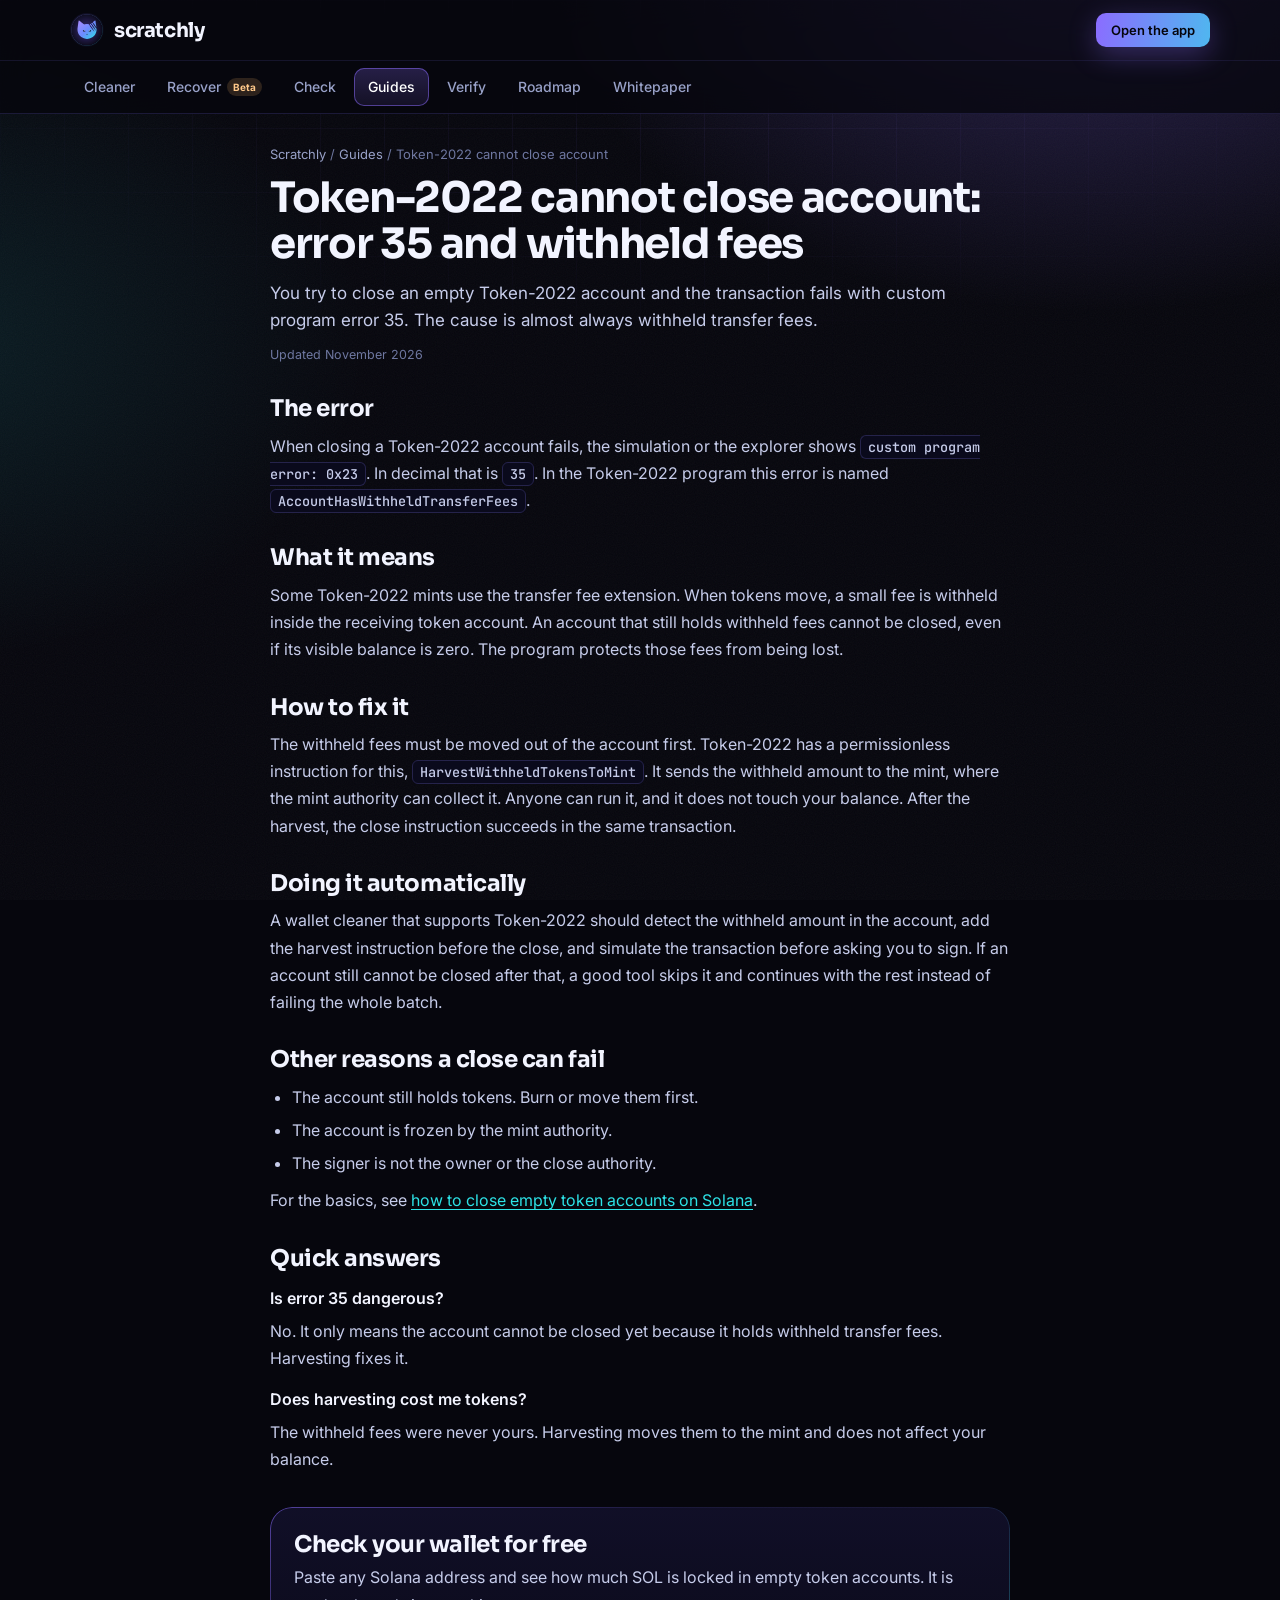
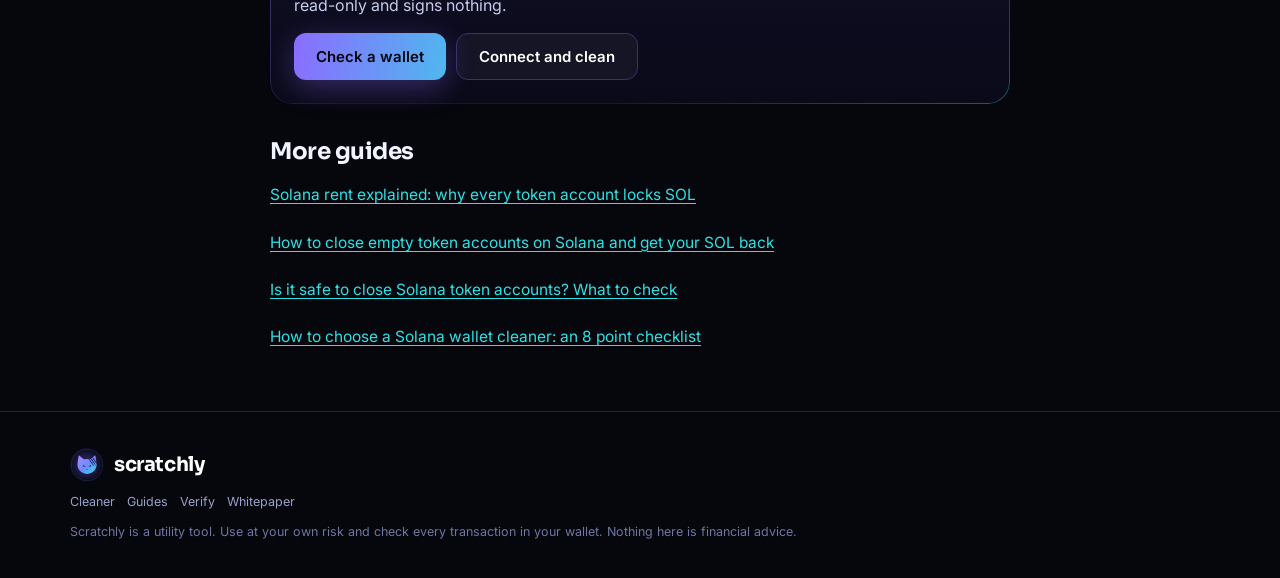
<file: token-2022-cannot-close-account-error.html>
<!DOCTYPE html>
<html lang="en"><head><meta charset="utf-8"><meta name="viewport" content="width=device-width, initial-scale=1, viewport-fit=cover">
<title>Token-2022 Cannot Close Account: Error 35 Fix | Scratchly</title>
<meta name="description" content="Why a Token-2022 account fails to close with custom program error 35 (0x23), what withheld transfer fees are, and how to fix it by harvesting.">
<link rel="canonical" href="https://app.scratchly.cfd/token-2022-cannot-close-account-error"><meta name="robots" content="index,follow,max-image-preview:large">
<meta name="theme-color" content="#06060D"><meta property="og:type" content="article"><meta property="og:site_name" content="Scratchly">
<meta property="og:title" content="Token-2022 cannot close account: error 35 and withheld fees"><meta property="og:description" content="Why a Token-2022 account fails to close with custom program error 35 (0x23), what withheld transfer fees are, and how to fix it by harvesting."><meta property="og:url" content="https://app.scratchly.cfd/token-2022-cannot-close-account-error"><meta property="og:image" content="https://app.scratchly.cfd/og.png">
<meta name="twitter:card" content="summary_large_image">
<link rel="icon" type="image/png" href="/favicon.png">
<link rel="preconnect" href="https://fonts.googleapis.com"><link rel="preconnect" href="https://fonts.gstatic.com" crossorigin>
<link href="https://fonts.googleapis.com/css2?family=Inter:wght@400;500;600;700&family=JetBrains+Mono:wght@500;600&family=Sora:wght@600;700&display=swap" rel="stylesheet">
<link rel="stylesheet" href="/style.css">
<script type="application/ld+json">{"@context": "https://schema.org", "@type": "Article", "headline": "Token-2022 cannot close account: error 35 and withheld fees", "description": "Why a Token-2022 account fails to close with custom program error 35 (0x23), what withheld transfer fees are, and how to fix it by harvesting.", "datePublished": "2026-11-19", "dateModified": "2026-11-19", "author": {"@type": "Organization", "name": "Scratchly", "url": "https://app.scratchly.cfd/"}, "publisher": {"@type": "Organization", "name": "Scratchly", "logo": {"@type": "ImageObject", "url": "https://app.scratchly.cfd/logo.png"}}, "mainEntityOfPage": "https://app.scratchly.cfd/token-2022-cannot-close-account-error", "image": "https://app.scratchly.cfd/og.png"}</script><script type="application/ld+json">{"@context": "https://schema.org", "@type": "BreadcrumbList", "itemListElement": [{"@type": "ListItem", "position": 1, "name": "Scratchly", "item": "https://app.scratchly.cfd/"}, {"@type": "ListItem", "position": 2, "name": "Guides", "item": "https://app.scratchly.cfd/guides"}, {"@type": "ListItem", "position": 3, "name": "Token-2022 cannot close account: error 35 and withheld fees", "item": "https://app.scratchly.cfd/token-2022-cannot-close-account-error"}]}</script><script type="application/ld+json">{"@context": "https://schema.org", "@type": "FAQPage", "mainEntity": [{"@type": "Question", "name": "Is error 35 dangerous?", "acceptedAnswer": {"@type": "Answer", "text": "No. It only means the account cannot be closed yet because it holds withheld transfer fees. Harvesting fixes it."}}, {"@type": "Question", "name": "Does harvesting cost me tokens?", "acceptedAnswer": {"@type": "Answer", "text": "The withheld fees were never yours. Harvesting moves them to the mint and does not affect your balance."}}]}</script>
</head><body><div class="bg"></div>
<header class="nav"><div class="wrap"><a class="brand" href="/"><img src="/logo.png" alt="Scratchly logo" width="34" height="34">scratchly</a><a class="btn pri sm" href="/#app">Open the app</a></div><div class="tabsbar"><div class="wrap"><nav class="tabs" aria-label="Main"><a class="tab" href="/">Cleaner</a><a class="tab" href="/recover">Recover<i class="tb">Beta</i></a><a class="tab" href="/#check">Check</a><a class="tab on" href="/guides" aria-current="page">Guides</a><a class="tab" href="/#verify">Verify</a><a class="tab" href="/#roadmap">Roadmap</a><a class="tab" href="/#whitepaper">Whitepaper</a></nav></div></div></header>
<main class="wrap guide"><nav class="crumbs" aria-label="Breadcrumb"><a href="/">Scratchly</a> / <a href="/guides">Guides</a> / <span>Token-2022 cannot close account</span></nav>
<article><h1>Token-2022 cannot close account: error 35 and withheld fees</h1><p class="lede">You try to close an empty Token-2022 account and the transaction fails with custom program error 35. The cause is almost always withheld transfer fees.</p><p class="upd">Updated November 2026</p>
<h2>The error</h2>
<p>When closing a Token-2022 account fails, the simulation or the explorer shows <code>custom program error: 0x23</code>. In decimal that is <code>35</code>. In the Token-2022 program this error is named <code>AccountHasWithheldTransferFees</code>.</p>
<h2>What it means</h2>
<p>Some Token-2022 mints use the transfer fee extension. When tokens move, a small fee is withheld inside the receiving token account. An account that still holds withheld fees cannot be closed, even if its visible balance is zero. The program protects those fees from being lost.</p>
<h2>How to fix it</h2>
<p>The withheld fees must be moved out of the account first. Token-2022 has a permissionless instruction for this, <code>HarvestWithheldTokensToMint</code>. It sends the withheld amount to the mint, where the mint authority can collect it. Anyone can run it, and it does not touch your balance. After the harvest, the close instruction succeeds in the same transaction.</p>
<h2>Doing it automatically</h2>
<p>A wallet cleaner that supports Token-2022 should detect the withheld amount in the account, add the harvest instruction before the close, and simulate the transaction before asking you to sign. If an account still cannot be closed after that, a good tool skips it and continues with the rest instead of failing the whole batch.</p>
<h2>Other reasons a close can fail</h2>
<ul><li>The account still holds tokens. Burn or move them first.</li>
<li>The account is frozen by the mint authority.</li>
<li>The signer is not the owner or the close authority.</li></ul>
<p>For the basics, see <a href="/close-empty-token-accounts-solana">how to close empty token accounts on Solana</a>.</p><h2>Quick answers</h2><h3>Is error 35 dangerous?</h3><p>No. It only means the account cannot be closed yet because it holds withheld transfer fees. Harvesting fixes it.</p><h3>Does harvesting cost me tokens?</h3><p>The withheld fees were never yours. Harvesting moves them to the mint and does not affect your balance.</p></article>
<aside class="cta glass"><h2>Check your wallet for free</h2><p>Paste any Solana address and see how much SOL is locked in empty token accounts. It is read-only and signs nothing.</p><div class="links-row"><a class="btn pri" href="/#check">Check a wallet</a><a class="btn sec" href="/#app">Connect and clean</a></div></aside>
<section class="related"><h2>More guides</h2><ul><li><a href="/solana-rent-explained">Solana rent explained: why every token account locks SOL</a></li><li><a href="/close-empty-token-accounts-solana">How to close empty token accounts on Solana and get your SOL back</a></li><li><a href="/is-it-safe-to-close-token-accounts">Is it safe to close Solana token accounts? What to check</a></li><li><a href="/how-to-choose-a-solana-wallet-cleaner">How to choose a Solana wallet cleaner: an 8 point checklist</a></li></ul></section></main>
<footer><div class="wrap"><div class="brand"><img src="/logo.png" alt="" width="26" height="26" style="border-radius:50%">scratchly</div><p><a href="/">Cleaner</a> &nbsp; <a href="/guides">Guides</a> &nbsp; <a href="/#verify">Verify</a> &nbsp; <a href="/#whitepaper">Whitepaper</a></p><p style="margin-top:10px">Scratchly is a utility tool. Use at your own risk and check every transaction in your wallet. Nothing here is financial advice.</p></div></footer></body></html>
</file>
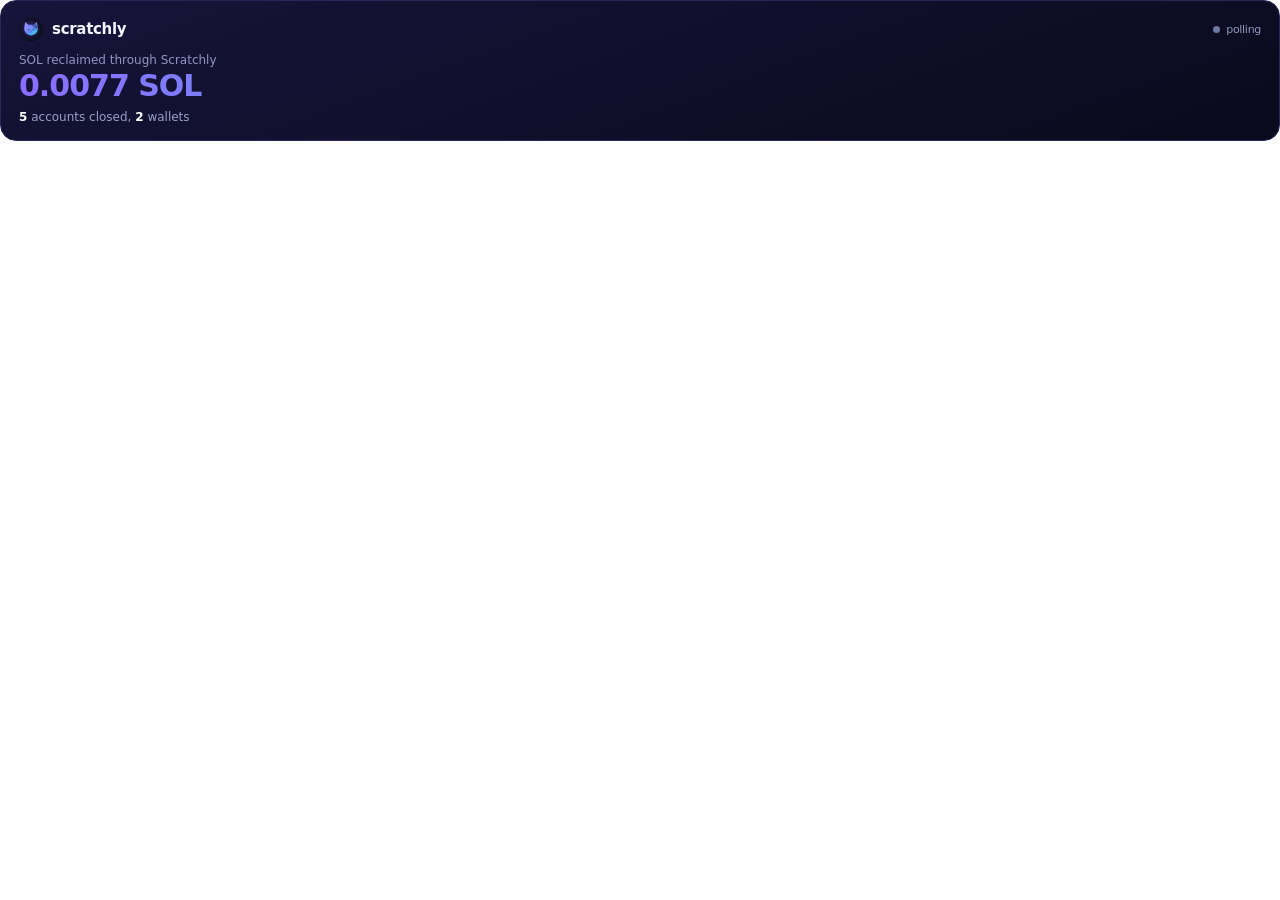
<file: widget.html>
<!doctype html>
<html lang="en"><head><meta charset="utf-8"><meta name="viewport" content="width=device-width,initial-scale=1">
<title>Scratchly live counter</title>
<meta name="robots" content="noindex">
<style>
*{box-sizing:border-box;margin:0}
body{font-family:Inter,system-ui,-apple-system,"Segoe UI",sans-serif;background:transparent}
a{display:block;text-decoration:none;color:#F2F4FF;padding:16px 18px;border-radius:16px;background:linear-gradient(160deg,#16143A,#0A0A1C);border:1px solid #2A2758;min-height:130px}
.b{display:flex;align-items:center;gap:9px;font-weight:700;font-size:15px;letter-spacing:-.3px}
.b img{width:24px;height:24px;border-radius:50%}
.b .l{margin-left:auto;display:flex;align-items:center;gap:6px;font-size:11px;font-weight:500;color:#8F98C0}
.d{width:7px;height:7px;border-radius:50%;background:#6E77A0}.d.on{background:#4ADE9A;box-shadow:0 0 0 0 rgba(74,222,154,.6);animation:p 2s infinite}
@keyframes p{70%{box-shadow:0 0 0 7px rgba(74,222,154,0)}100%{box-shadow:0 0 0 0 rgba(74,222,154,0)}}
.k{margin-top:12px;font-size:12px;color:#8F98C0}
.v{font-size:30px;font-weight:700;letter-spacing:-1px;line-height:1.1;margin-top:2px;background:linear-gradient(100deg,#8B6CFF,#2DE2E6);-webkit-background-clip:text;background-clip:text;color:transparent;font-variant-numeric:tabular-nums}
.s{margin-top:8px;font-size:12px;color:#98A1C8}
.s b{color:#fff;font-weight:600}
</style></head>
<body>
<a href="https://app.scratchly.cfd" target="_blank" rel="noopener">
  <div class="b"><img src="logo.png" alt="">scratchly<span class="l"><span class="d" id="d"></span><span id="st">connecting</span></span></div>
  <div class="k">SOL reclaimed through Scratchly</div>
  <div class="v" id="v">0 SOL</div>
  <div class="s"><b id="a">0</b> accounts closed, <b id="w">0</b> wallets</div>
</a>
<script src="config.js"></script>
<script>
(function(){
const C = window.SCRATCHLY_CONFIG || {}, RPC = C.RPC_URL || "https://api.mainnet-beta.solana.com", FEE = C.FEE_WALLET;
const $ = id => document.getElementById(id);
let base = {totalReclaimed:0, accounts:0, wallets:0, _seen:[]}, delta = [], seen = new Set(), newest = null, retry = 0, shown = {v:0, a:0, w:0};
const rpc = (m, p) => fetch(RPC, {method:"POST", headers:{"content-type":"application/json"}, body:JSON.stringify({jsonrpc:"2.0", id:1, method:m, params:p})}).then(r => r.json()).then(j => { if (j.error) throw new Error(j.error.message); return j.result; });
function tween(el, to, dec, suf, key){ const from = shown[key], t0 = performance.now(); shown[key] = to; (function f(t){ const p = Math.min(1, (t - t0)/900), v = from + (to - from)*(1 - Math.pow(1 - p, 3)); el.textContent = v.toLocaleString("en-US", {minimumFractionDigits:dec, maximumFractionDigits:dec}) + suf; if (p < 1) requestAnimationFrame(f); })(t0); }
function render(){
  const known = new Set(base._seen || []), nw = new Set(); let rec = base.totalReclaimed || 0, acc = base.accounts || 0;
  delta.forEach(d => { rec += d.rec; acc += d.n; if (d.dest && !known.has(d.dest)) nw.add(d.dest); });
  const sol = rec/1e9; tween($("v"), sol, sol === 0 ? 0 : sol >= 100 ? 1 : sol >= 1 ? 3 : 4, " SOL", "v"); tween($("a"), acc, 0, "", "a"); tween($("w"), (base.wallets || 0) + nw.size, 0, "", "w");
}
function parse(tx){
  if (!tx || !tx.meta || tx.meta.err) return null;
  const keys = tx.transaction.message.accountKeys.map(k => typeof k === "string" ? k : k.pubkey); let n = 0, rec = 0, dest = null;
  for (const ix of tx.transaction.message.instructions){ const p = ix.parsed; if (!p) continue;
    if ((ix.program === "spl-token" || ix.program === "spl-token-2022") && p.type === "closeAccount"){ n++; const i = keys.indexOf(p.info.account); if (i >= 0) rec += Math.min(tx.meta.preBalances[i], 4000000); dest = p.info.destination || dest; }
    if (ix.program === "stake" && p.type === "withdraw"){ n++; rec += Math.min(Number(p.info.lamports || 0), 2282880); dest = p.info.destination || dest; }
    if (ix.program === "bpf-upgradeable-loader" && p.type === "close"){ n++; const i2 = keys.indexOf(p.info.account); if (i2 >= 0) rec += tx.meta.preBalances[i2]; dest = p.info.recipient || p.info.destination || dest; } }
  return n ? {n, rec, dest, t:tx.blockTime || 0} : null;
}
async function ingest(sig){
  if (seen.has(sig)) return; seen.add(sig);
  for (let i = 0; i < 6; i++){ try { const tx = await rpc("getTransaction", [sig, {encoding:"jsonParsed", maxSupportedTransactionVersion:0, commitment:"confirmed"}]); if (tx){ const c = parse(tx); if (c){ c.s = sig; delta.push(c); render(); } return; } } catch(e){} await new Promise(r => setTimeout(r, 1300)); }
}
async function loadBase(){
  try { base = await (await fetch("stats.json?t=" + Date.now())).json(); } catch(e){}
  const sigs = new Set(base.sigs || []), cut = base.lastT || (base.updated ? Math.floor(new Date(base.updated).getTime()/1000) : 0);
  delta = delta.filter(d => !sigs.has(d.s) && (base.lastT ? d.t >= cut : d.t > cut)); render();
}
async function catchUp(){
  try { const o = {limit:60}, until = newest || base.lastSig; if (until) o.until = until; const s = await rpc("getSignaturesForAddress", [FEE, o]); if (s && s.length){ newest = s[0].signature; for (const x of s.slice().reverse()) if (!x.err) await ingest(x.signature); } } catch(e){}
}
function dot(on){ $("d").className = "d" + (on ? " on" : ""); $("st").textContent = on ? "live" : "polling"; }
function feed(){
  let ws; try { ws = new WebSocket(RPC.replace(/^http/, "ws")); } catch(e){ dot(false); return; }
  ws.onopen = () => ws.send(JSON.stringify({jsonrpc:"2.0", id:1, method:"logsSubscribe", params:[{mentions:[FEE]}, {commitment:"confirmed"}]}));
  ws.onmessage = ev => { let m; try { m = JSON.parse(ev.data); } catch(e){ return; } if (m.id === 1 && m.result != null){ retry = 0; dot(true); } if (m.method === "logsNotification"){ const v = m.params && m.params.result && m.params.result.value; if (v && !v.err) ingest(v.signature); } };
  const ping = setInterval(() => { if (ws.readyState === 1) ws.send(JSON.stringify({jsonrpc:"2.0", id:99, method:"getVersion"})); }, 30000);
  ws.onclose = () => { clearInterval(ping); dot(false); setTimeout(feed, Math.min(30000, 2000*(++retry))); };
  ws.onerror = () => { try { ws.close(); } catch(e){} };
}
(async () => { await loadBase(); await catchUp(); feed(); setInterval(loadBase, 60000); setInterval(catchUp, 25000); })();
})();
</script>
</body></html>
</file>
<file: style.css>
:root{--bg:#06060D;--s1:#0C0B1D;--s2:#12112B;--line:#25234B;--line2:#37336E;--tx:#F2F4FF;--mut:#98A1C8;--dim:#6E77A0;--v:#8B6CFF;--c:#2DE2E6;--ok:#4ADE9A;--bad:#FF6B8B;--warn:#FFB86B;
--grad:linear-gradient(100deg,#8B6CFF,#2DE2E6);--disp:"Sora",Inter,system-ui,sans-serif;--mono:"JetBrains Mono",ui-monospace,SFMono-Regular,Menlo,monospace}
*{box-sizing:border-box;margin:0;padding:0}
html{scroll-behavior:smooth;-webkit-text-size-adjust:100%;scroll-padding-top:128px}
body{font-family:Inter,system-ui,-apple-system,"Segoe UI",Roboto,sans-serif;background:var(--bg);color:var(--tx);line-height:1.6;overflow-x:hidden;padding-top:env(safe-area-inset-top)}
a{color:inherit;text-decoration:none}
button{font-family:inherit}
:focus-visible{outline:2px solid var(--c);outline-offset:3px;border-radius:6px}
.wrap{max-width:1180px;margin:0 auto;padding:0 20px}
.bg{position:fixed;inset:0;z-index:-1;pointer-events:none;background:radial-gradient(900px 620px at 85% -8%,rgba(139,108,255,.30),transparent 62%),radial-gradient(760px 520px at -8% 38%,rgba(45,226,230,.11),transparent 62%),var(--bg)}
.bg:before{content:"";position:absolute;inset:0;background-image:linear-gradient(rgba(139,108,255,.06) 1px,transparent 1px),linear-gradient(90deg,rgba(139,108,255,.06) 1px,transparent 1px);background-size:64px 64px;-webkit-mask-image:radial-gradient(ellipse 85% 55% at 50% 0%,#000 25%,transparent 78%);mask-image:radial-gradient(ellipse 85% 55% at 50% 0%,#000 25%,transparent 78%)}
.bg:after{content:"";position:absolute;inset:0;opacity:.045;background-image:url("data:image/svg+xml;utf8,<svg xmlns='http://www.w3.org/2000/svg' width='160' height='160'><filter id='n'><feTurbulence type='fractalNoise' baseFrequency='.9' numOctaves='2' stitchTiles='stitch'/></filter><rect width='160' height='160' filter='url(%23n)'/></svg>")}
/* nav */
.nav{position:sticky;top:0;z-index:40;background:rgba(6,6,13,.74);backdrop-filter:blur(16px);-webkit-backdrop-filter:blur(16px);border-bottom:1px solid rgba(37,35,75,.7)}
.nav>.wrap{display:flex;align-items:center;justify-content:space-between;height:60px;gap:14px}
.brand{display:flex;align-items:center;gap:10px;font:700 20px var(--disp);letter-spacing:-.4px}
.brand img{width:34px;height:34px;border-radius:50%}
.links{display:none;gap:26px;color:var(--mut);font-size:14px;font-weight:500}
.links a:hover{color:#fff}
.btn{position:relative;display:inline-flex;align-items:center;justify-content:center;gap:8px;border:0;cursor:pointer;font:600 15px Inter,sans-serif;border-radius:12px;padding:13px 22px;transition:transform .12s,box-shadow .2s,border-color .2s,background .2s}
.btn:active{transform:scale(.98)}
.btn.pri{background:var(--grad);color:#05050C;box-shadow:0 8px 28px rgba(139,108,255,.32)}
.btn.pri:hover{box-shadow:0 10px 36px rgba(45,226,230,.32)}
.btn.sec{background:rgba(255,255,255,.04);color:#fff;border:1px solid var(--line2)}
.btn.sec:hover{border-color:var(--v)}
.btn.sm{padding:9px 15px;font-size:13px;border-radius:10px}
.btn[disabled]{opacity:.45;cursor:not-allowed}
/* rail */
.rail{border-bottom:1px solid rgba(37,35,75,.55);background:rgba(10,9,24,.6)}
.rail-in{display:flex;gap:0;overflow-x:auto;scrollbar-width:none;max-width:1180px;margin:0 auto}
.rail-in::-webkit-scrollbar{display:none}
.ri{flex:none;display:flex;align-items:baseline;gap:8px;padding:10px 18px;border-right:1px solid rgba(37,35,75,.55);font-size:13px;white-space:nowrap}
.ri:first-child{padding-left:20px}
.ri small{color:var(--dim);font-size:12px}
.ri b{font:600 13px var(--mono);color:#fff}
.up{color:var(--ok)!important}.down{color:var(--bad)!important}
.dot{display:inline-block;width:7px;height:7px;border-radius:50%;background:var(--ok);margin-right:6px;box-shadow:0 0 0 0 rgba(74,222,154,.6);animation:pulse 2s infinite}
.dot.off{background:var(--dim);animation:none;box-shadow:none}
@keyframes pulse{70%{box-shadow:0 0 0 7px rgba(74,222,154,0)}100%{box-shadow:0 0 0 0 rgba(74,222,154,0)}}
/* top */
.top{display:grid;gap:18px;padding:30px 20px 24px;grid-template-areas:"intro" "console" "bento"}
.intro{grid-area:intro}
.intro h1{font:700 clamp(32px,7.2vw,58px)/1.04 var(--disp);letter-spacing:-.035em;max-width:16ch}
.lead{margin-top:14px;color:var(--mut);font-size:16.5px;max-width:52ch}
.console{grid-area:console}
.bento{grid-area:bento;display:grid;grid-template-columns:1fr 1fr;gap:12px;align-content:start}
.glass{position:relative;background:linear-gradient(180deg,rgba(20,18,48,.78),rgba(12,11,29,.78));backdrop-filter:blur(10px);-webkit-backdrop-filter:blur(10px);border-radius:20px}
.glass:before{content:"";position:absolute;inset:0;border-radius:inherit;padding:1px;background:linear-gradient(150deg,rgba(139,108,255,.55),rgba(37,35,75,.5) 38%,rgba(37,35,75,.5) 62%,rgba(45,226,230,.4));-webkit-mask:linear-gradient(#000 0 0) content-box,linear-gradient(#000 0 0);-webkit-mask-composite:xor;mask-composite:exclude;pointer-events:none}
.tile{padding:18px 18px 16px;min-width:0}
.tile .k{font-size:12.5px;color:var(--dim);font-weight:500}
.tile .v{font:700 clamp(24px,5.4vw,34px)/1.1 var(--disp);letter-spacing:-.03em;margin-top:6px;font-variant-numeric:tabular-nums}
.tile .s{font-size:12.5px;color:var(--mut);margin-top:6px}
.tile.w2{grid-column:span 2}
.t-total .v{font-size:clamp(38px,9vw,60px);background:var(--grad);-webkit-background-clip:text;background-clip:text;color:transparent;letter-spacing:-.04em}
.live{display:inline-flex;align-items:center;font:500 11.5px Inter;color:var(--ok);margin-left:8px}
.chg{font:600 13px var(--mono);margin-left:8px}
.t-price .v{display:flex;align-items:baseline;flex-wrap:wrap}
.mini{display:flex;gap:14px;flex-wrap:wrap;margin-top:8px;font-size:12.5px;color:var(--mut)}
.mini b{font:600 12.5px var(--mono);color:#fff;margin-left:4px}
.lnk{color:var(--c);font-size:12.5px;font-weight:500}
.kv{display:flex;justify-content:space-between;align-items:baseline;gap:10px;margin-top:8px}
.kv span{font-size:12.5px;color:var(--mut)}
.kv b{font:600 15px var(--mono)}
.feed .row{display:flex;align-items:center;gap:12px;padding:10px 0;border-top:1px solid var(--line);font-size:13.5px}
.feed .row:first-of-type{border-top:0}
.feed .av{flex:none;width:30px;height:30px;border-radius:9px;background:var(--grad);display:grid;place-items:center;color:#05050C;font:700 11px var(--mono)}
.feed .r{margin-left:auto;text-align:right}
.feed .r b{display:block;font:600 13px var(--mono);color:var(--ok)}
.feed .r small{color:var(--dim);font-size:11.5px}
.empty{padding:20px 0;color:var(--dim);font-size:13.5px}
/* console */
.panel{padding:22px;border-radius:26px}
.panel .hd{display:flex;align-items:center;justify-content:space-between;gap:10px}
.panel h2{font:700 20px var(--disp);letter-spacing:-.02em}
.muted{color:var(--mut)}.dim{color:var(--dim)}
.center{text-align:center}
.stack{display:grid;gap:14px}
.big{font:700 clamp(40px,10vw,58px)/1 var(--disp);letter-spacing:-.04em;background:var(--grad);-webkit-background-clip:text;background-clip:text;color:transparent;font-variant-numeric:tabular-nums}
.row2{display:flex;justify-content:space-between;align-items:center;gap:12px;padding:12px 0;border-top:1px solid var(--line);font-size:14.5px}
.row2 b{font:600 14.5px var(--mono)}
.row2.total{font-size:16px}
.chip{display:inline-flex;align-items:center;background:#08081A;border:1px solid var(--line);border-radius:999px;padding:5px 12px;font:500 12.5px var(--mono);color:var(--mut)}
.badge{display:inline-block;font-size:12px;font-weight:600;border-radius:999px;padding:4px 11px;background:rgba(139,108,255,.18);color:#CBBBFF}
.badge.t2{background:rgba(45,226,230,.16);color:#8DF3F5}
.spin{width:32px;height:32px;border:3px solid var(--line);border-top-color:var(--c);border-radius:50%;animation:s .9s linear infinite;margin:0 auto 12px}
@keyframes s{to{transform:rotate(360deg)}}
.adv{margin-top:16px;border-radius:16px;background:linear-gradient(#0A0A1C,#0A0A1C) padding-box,linear-gradient(120deg,rgba(139,108,255,.7),rgba(45,226,230,.45)) border-box;border:1px solid transparent}
.adv summary{display:flex;align-items:center;gap:12px;cursor:pointer;padding:14px;list-style:none;-webkit-tap-highlight-color:transparent}
.adv summary::-webkit-details-marker{display:none}
.advIcon{flex:none;width:40px;height:40px;border-radius:12px;background:linear-gradient(135deg,#FF8A5C,#FF4F8B);display:grid;place-items:center}
.advTxt{flex:1;min-width:0}.advTxt b{display:block;font-size:15px}.advTxt small{color:var(--mut);font-size:12.5px;line-height:1.3;display:block}
.advBadge{flex:none;min-width:26px;height:26px;padding:0 8px;border-radius:999px;background:rgba(139,108,255,.2);color:#CBBBFF;font:600 12.5px var(--mono);display:grid;place-items:center}
.chev{flex:none;transition:transform .25s;color:var(--mut)}
.adv[open] .chev{transform:rotate(180deg)}
.advBody{padding:0 14px 14px}
.warn{font-size:12.5px;color:#FFC38A;background:rgba(255,160,70,.08);border:1px solid rgba(255,160,70,.25);border-radius:12px;padding:10px 12px;margin-bottom:8px}
.tok{display:flex;gap:10px;align-items:center;padding:10px 0;border-top:1px solid var(--line);font-size:14px}
.tok input{width:19px;height:19px;accent-color:#8B6CFF;flex:none}
.tok .mint{font-family:var(--mono);color:var(--mut);font-size:13px}
.tok .amt{margin-left:auto;font:600 13px var(--mono);text-align:right}
.err{color:var(--bad);font-size:13.5px;margin-top:10px}.ok{color:var(--ok)}
.txlink{display:block;font:500 12.5px var(--mono);color:var(--c);margin-top:6px;word-break:break-all}
.links-row{display:flex;gap:10px;flex-wrap:wrap}
/* sections */
section.s{padding:44px 0}
h2.sec{font:700 clamp(26px,4.6vw,40px)/1.1 var(--disp);letter-spacing:-.03em}
.sub{color:var(--mut);margin-top:10px;max-width:60ch}
.sechead{display:flex;justify-content:space-between;align-items:flex-end;gap:16px;flex-wrap:wrap}
/* tiers + calc */
.tiers{display:grid;gap:12px;margin-top:22px}
.tier{padding:22px;border-radius:20px;background:rgba(255,255,255,.03);border:1px solid var(--line)}
.tier.on{border-color:var(--v);box-shadow:0 0 0 1px var(--v),0 18px 50px rgba(139,108,255,.22)}
.tier h3{font-size:15px;font-weight:600;color:var(--mut);display:flex;align-items:center;gap:8px}
.tier .pct{font:700 52px/1 var(--disp);letter-spacing:-.05em;margin:10px 0 8px}
.tier .pct.g{background:var(--grad);-webkit-background-clip:text;background-clip:text;color:transparent}
.tier p{font-size:13.5px;color:var(--mut)}
.calc{margin-top:14px;padding:22px;border-radius:22px}
.calc .top2{display:flex;justify-content:space-between;align-items:baseline;gap:10px;flex-wrap:wrap}
.calc input[type=range]{width:100%;margin:16px 0 6px;accent-color:#8B6CFF}
.calc .cols{display:grid;grid-template-columns:repeat(3,1fr);gap:8px;margin-top:10px}
.calc .c{background:#08081A;border:1px solid var(--line);border-radius:14px;padding:12px}
.calc .c small{display:block;color:var(--dim);font-size:11.5px}
.calc .c b{display:block;font:600 14px var(--mono);margin-top:2px}
.calc .c em{font-style:normal;font-size:11.5px;color:var(--mut)}
/* token */
.pxgrid{display:grid;grid-template-columns:1fr 1fr;gap:10px;margin:16px 0}
.px{background:#08081A;border:1px solid var(--line);border-radius:14px;padding:12px 14px}
.px small{color:var(--dim);font-size:12px}.px b{display:block;font:600 16px var(--mono);margin-top:2px}
.chart{margin-top:14px;border-radius:16px;overflow:hidden;border:1px solid var(--line);height:360px;background:#08081A}
.chart iframe{width:100%;height:100%;border:0}
.soon{margin:12px 0;padding:14px 16px;border-radius:14px;border:1px dashed var(--line2);color:var(--mut);font-size:14px;display:flex;gap:10px;align-items:center}
.addr{font:500 12.5px var(--mono);word-break:break-all;color:#C9D0F0;background:#08081A;border:1px solid var(--line);border-radius:12px;padding:12px 14px;margin-top:8px}
/* whitepaper */
.wp{margin-top:22px;padding:0;border-radius:24px;overflow:hidden}
.wp-top{display:flex;justify-content:space-between;align-items:center;gap:14px;flex-wrap:wrap;padding:22px 22px 18px;border-bottom:1px solid var(--line)}
.wp-top .t{font:700 20px var(--disp);letter-spacing:-.02em}
.wp-top .m{color:var(--dim);font-size:13px;margin-top:2px}
.wp-body{display:grid}
.toc{display:flex;gap:8px;overflow-x:auto;padding:14px 22px;border-bottom:1px solid var(--line);scrollbar-width:none}
.toc::-webkit-scrollbar{display:none}
.toc a{flex:none;font-size:13px;color:var(--mut);border:1px solid var(--line);border-radius:999px;padding:6px 12px;white-space:nowrap}
.toc a:hover,.toc a.on{color:#fff;border-color:var(--v)}
.doc{padding:24px 22px 30px;max-height:none}
.doc h3{font:700 22px/1.2 var(--disp);letter-spacing:-.02em;margin:34px 0 12px;scroll-margin-top:90px}
.doc h3:first-child{margin-top:0}
.doc h4{font:600 15px Inter;margin:18px 0 6px;color:#fff}
.doc p{color:#C6CCEA;margin:10px 0;max-width:72ch;font-size:15.5px;line-height:1.7}
.doc ul,.doc ol{margin:10px 0 10px 20px;color:#C6CCEA;max-width:72ch;font-size:15.5px;line-height:1.65}
.doc li{margin:6px 0}
.doc b,.doc strong{color:#fff;font-weight:600}
.doc code{font:500 13px var(--mono);background:#0A0A1C;border:1px solid var(--line);border-radius:6px;padding:1px 6px}
.doc .note{margin:16px 0;padding:14px 16px;border-left:3px solid var(--v);background:rgba(139,108,255,.08);border-radius:0 12px 12px 0;color:#D8DCF5;font-size:14.5px;max-width:72ch}
.doc table{width:100%;max-width:72ch;border-collapse:collapse;margin:14px 0;font-size:14.5px}
.doc th,.doc td{text-align:left;padding:10px 12px;border-bottom:1px solid var(--line)}
.doc th{color:var(--dim);font-weight:500;font-size:12.5px}
.doc td.n{font-family:var(--mono)}
/* roadmap */
.rm{margin-top:22px;display:grid;gap:12px}
.rm .head{display:none}
.rm .track{border:1px solid var(--line);border-radius:20px;background:rgba(255,255,255,.025);overflow:hidden}
.rm .tn{padding:16px 18px;border-bottom:1px solid var(--line);display:flex;gap:12px;align-items:center}
.rm .tn i{flex:none;width:36px;height:36px;border-radius:11px;background:rgba(139,108,255,.16);display:grid;place-items:center;font-style:normal}
.rm .tn b{display:block;font:600 16px var(--disp)}.rm .tn small{color:var(--dim);font-size:12.5px}
.rm .cell{padding:14px 18px;border-bottom:1px solid var(--line)}
.rm .cell:last-child{border-bottom:0}
.rm .cell:before{content:attr(data-p);display:block;font:600 12px var(--mono);color:var(--dim);margin-bottom:8px}
.rm ul{list-style:none;display:grid;gap:9px}
.rm li{display:flex;gap:10px;align-items:flex-start;font-size:14px;color:#D0D5F0;line-height:1.45}
.rm li:before{content:"";flex:none;width:8px;height:8px;border-radius:50%;margin-top:6px;background:var(--dim)}
.rm li.live:before{background:var(--ok);box-shadow:0 0 8px rgba(74,222,154,.7)}
.rm li.build:before{background:var(--c)}
.rm li.plan:before{background:var(--v)}
.rm li small{display:block;color:var(--dim);font-size:12.5px;margin-top:2px}
.legend{display:flex;gap:16px;flex-wrap:wrap;margin-top:14px;font-size:12.5px;color:var(--mut)}
.legend span{display:inline-flex;align-items:center;gap:6px}.legend i{width:8px;height:8px;border-radius:50%;display:inline-block}
/* faq + footer */
.faq{display:grid;gap:8px;margin-top:20px}
details.q{background:rgba(255,255,255,.03);border:1px solid var(--line);border-radius:14px;padding:15px 18px}
details.q summary{cursor:pointer;font-weight:600;list-style:none;display:flex;justify-content:space-between;gap:10px;font-size:15px}
details.q summary::-webkit-details-marker{display:none}
details.q summary:after{content:"+";color:var(--c);font-size:20px;line-height:1}
details.q[open] summary:after{content:"-"}
details.q p{color:var(--mut);margin-top:10px;font-size:14.5px}
footer{padding:36px 0 calc(36px + env(safe-area-inset-bottom));border-top:1px solid var(--line);margin-top:24px;color:var(--dim);font-size:12.5px}
footer .brand{margin-bottom:10px;color:#fff}
.cf{position:fixed;top:-12px;width:9px;height:13px;border-radius:2px;z-index:99;pointer-events:none;animation:fall linear forwards}
@keyframes fall{to{transform:translateY(105vh) rotate(720deg);opacity:.8}}
[hidden]{display:none!important}
@media(min-width:760px){
 .tiers{grid-template-columns:repeat(3,1fr)}
 .pxgrid{grid-template-columns:repeat(4,1fr)}
 .rm .head{display:grid;grid-template-columns:220px repeat(3,1fr);gap:0;padding:0 0 8px;color:var(--dim);font:600 12px var(--mono)}
 .rm .head span{padding:0 18px}
 .rm .track{display:grid;grid-template-columns:220px repeat(3,1fr)}
 .rm .tn{border-bottom:0;border-right:1px solid var(--line);align-items:flex-start;flex-direction:column;gap:8px}
 .rm .cell{border-bottom:0;border-right:1px solid var(--line)}.rm .cell:last-child{border-right:0}
 .rm .cell:before{display:none}
}
@media(min-width:1000px){
 .links{display:flex}
 .top{grid-template-columns:minmax(0,1.3fr) minmax(380px,.78fr);grid-template-areas:"intro console" "bento console";gap:20px 28px;padding-top:44px;align-items:start}
 .console{position:sticky;top:84px}
 .bento{grid-template-columns:repeat(4,1fr)}
 .tile.w2{grid-column:span 2}.tile.r2{grid-row:span 2}
 .wp-body{grid-template-columns:230px 1fr}
 .toc{flex-direction:column;overflow:visible;border-bottom:0;border-right:1px solid var(--line);padding:22px 16px;position:sticky;top:76px;align-self:start;max-height:calc(100vh - 90px)}
 .toc a{border:0;border-radius:8px;padding:8px 10px;white-space:normal}
 .doc{padding:30px 36px 40px}
}
@media(prefers-reduced-motion:reduce){*{animation:none!important;transition:none!important}}

/* whitepaper kartya + olvasonezet */
.wpcard{padding:24px;border-radius:24px}
.wpc-head{display:flex;justify-content:space-between;align-items:flex-end;gap:16px;flex-wrap:wrap}
.wpc-grid{display:grid;gap:10px;margin-top:20px}
.kp{all:unset;box-sizing:border-box;cursor:pointer;display:block;padding:16px 18px;border-radius:16px;background:rgba(255,255,255,.035);border:1px solid var(--line);transition:border-color .2s,transform .15s}
.kp:hover{border-color:var(--v)}.kp:active{transform:scale(.99)}.kp:focus-visible{outline:2px solid var(--c);outline-offset:2px}
.kp small{display:block;color:var(--dim);font-size:12px;font-weight:500}
.kp b{display:block;font:600 17px var(--disp);margin:4px 0;letter-spacing:-.02em}
.kp span{display:block;color:var(--mut);font-size:13.5px;line-height:1.45}
.reader{position:fixed;inset:0;z-index:90;background:rgba(4,4,10,.94);backdrop-filter:blur(14px);-webkit-backdrop-filter:blur(14px);overflow-y:auto;overscroll-behavior:contain}
.reader-in{max-width:1080px;margin:0 auto;min-height:100%;background:var(--s1);border-left:1px solid var(--line);border-right:1px solid var(--line)}
.reader-bar{position:sticky;top:0;z-index:5;display:flex;justify-content:space-between;align-items:center;gap:12px;padding:calc(12px + env(safe-area-inset-top)) 18px 12px;background:rgba(12,11,29,.96);backdrop-filter:blur(10px);border-bottom:1px solid var(--line)}
.reader-bar b{display:block;font:700 16px var(--disp)}.reader-bar small{color:var(--dim);font-size:12px}
.reader .toc{position:static;top:auto}
@media(min-width:760px){.wpc-grid{grid-template-columns:repeat(4,1fr)}}
@media(min-width:1000px){.reader .toc{position:sticky;top:64px}}

.kp b span{display:inline;color:inherit;font-size:inherit;line-height:inherit}

/* prioritas, advanced eszkozok, verify, dev */
.prio{display:flex;align-items:center;justify-content:space-between;gap:12px;margin-top:14px;font-size:13.5px}
.seg{display:inline-flex;background:#08081A;border:1px solid var(--line);border-radius:10px;padding:3px}
.seg button{border:0;background:transparent;color:var(--mut);font:600 13px Inter;padding:7px 14px;border-radius:8px;cursor:pointer}
.seg button.on{background:var(--grad);color:#05050C}
.advtools{display:flex;gap:8px;margin:6px 0}
.tok .amt small{display:block;font:500 11.5px Inter;color:var(--dim);margin-top:1px}
.tok .amt small.hv{color:var(--warn)}.tok .amt small.dust{color:var(--ok)}
.vgrid{display:grid;gap:12px;margin-top:20px}
.vcard{padding:22px;border-radius:22px}
.vcard h3{font:600 17px var(--disp);letter-spacing:-.02em;margin-bottom:10px}
.prog{display:grid;gap:6px;padding:12px 0;border-top:1px solid var(--line)}
.prog:first-of-type{border-top:0}
.prog b{font-size:14.5px}.prog small{display:block;color:var(--mut);font-size:12.5px;line-height:1.4}
.prog code{font:500 12px var(--mono);color:#C9D0F0;word-break:break-all;background:#08081A;border:1px solid var(--line);border-radius:8px;padding:6px 8px}
.prog .btn{justify-self:start}
.vsteps{margin-left:20px;color:#C6CCEA;font-size:14.5px;line-height:1.6}.vsteps li{margin:8px 0}
.cl{display:grid;gap:16px}
.clr{display:grid;grid-template-columns:76px 1fr;gap:12px}
.clr .d b{display:block;font:600 14px var(--mono);color:#fff}.clr .d small{color:var(--dim);font-size:12px}
.clr ul{list-style:none;display:grid;gap:5px;font-size:14px;color:#D0D5F0}
.clr li:before{content:"";display:inline-block;width:6px;height:6px;border-radius:50%;background:var(--v);margin-right:9px;vertical-align:middle}
@media(min-width:900px){.vgrid{grid-template-columns:1fr 1fr}}

/* wallet check */
.chkrow{display:flex;gap:8px;margin-top:10px}
.chkrow input{flex:1;min-width:0;background:#08081A;border:1px solid var(--line2);border-radius:10px;color:#fff;font:500 13px var(--mono);padding:11px 12px}
.chkrow input::placeholder{color:var(--dim);font-family:Inter}
.chkrow input:focus{outline:2px solid var(--c);outline-offset:1px}
.chkmeta{display:flex;justify-content:space-between;align-items:center;gap:8px;margin-top:8px}
.lnk{background:none;border:0;cursor:pointer;font-family:inherit}
.chk{margin-top:12px;padding-top:12px;border-top:1px solid var(--line)}
.chk-top{display:flex;justify-content:space-between;align-items:center;gap:8px}
.chk-big{font:700 30px/1.1 var(--disp);letter-spacing:-.03em;margin:8px 0 2px;background:var(--grad);-webkit-background-clip:text;background-clip:text;color:transparent}

/* guide oldalak + learn kartyak */
.gcards{display:grid;gap:12px;margin-top:20px}
.gcard{display:block;padding:20px;border-radius:20px}
.gcard h2,.gcard h3{font:600 17px/1.3 var(--disp);letter-spacing:-.02em;margin:0 0 6px}
.gcard p{color:var(--mut);font-size:14px;line-height:1.5}
.gcard span{display:inline-block;margin-top:10px;color:var(--c);font-size:13px;font-weight:600}
.gcard:hover{transform:translateY(-2px)}
.guide{max-width:780px;padding-top:30px;padding-bottom:30px}
.guide h1{font:700 clamp(28px,6vw,42px)/1.1 var(--disp);letter-spacing:-.03em;margin:10px 0 12px}
.guide .lede{color:#C6CCEA;font-size:17px;line-height:1.6}
.guide .upd{color:var(--dim);font-size:12.5px;margin:8px 0 18px}
.guide h2{font:700 23px/1.2 var(--disp);letter-spacing:-.02em;margin:30px 0 10px}
.guide h3{font:600 16px Inter;margin:16px 0 4px}
.guide p,.guide li{color:#C6CCEA;font-size:16px;line-height:1.7}
.guide p{margin:10px 0}.guide ul,.guide ol{margin:10px 0 10px 22px}.guide li{margin:6px 0}
.guide b{color:#fff;font-weight:600}
.guide a{color:var(--c);text-decoration:underline;text-underline-offset:3px}
.guide .btn{text-decoration:none}.guide .btn.pri{color:#05050C}.guide .btn.sec{color:#fff}
.guide code{font:500 13.5px var(--mono);background:#0A0A1C;border:1px solid var(--line);border-radius:6px;padding:2px 7px;word-break:break-word}
.guide table{width:100%;max-width:520px;border-collapse:collapse;margin:14px 0;font-size:15px}
.guide th,.guide td{text-align:left;padding:9px 12px;border-bottom:1px solid var(--line)}.guide th{color:var(--dim);font-weight:500;font-size:12.5px}.guide td.n{font-family:var(--mono)}
.crumbs{font-size:13px;color:var(--dim)}.crumbs a{color:var(--mut);text-decoration:none}
.cta{padding:24px;border-radius:22px;margin:34px 0}.cta h2{margin:0 0 6px}.cta p{margin:0 0 14px}
.related ul{list-style:none;margin:10px 0 0;display:grid;gap:8px}.related li a{font-size:15.5px}
footer a{color:var(--mut)}footer a:hover{color:#fff}
@media(min-width:900px){.gcards{grid-template-columns:repeat(3,1fr)}}

.guide a.gcard{color:inherit;text-decoration:none}.guide a.gcard h2,.guide a.gcard h3{color:#fff}.guide a.gcard p{color:var(--mut)}.guide a.gcard span{color:var(--c)}

.note-beta{margin:14px 0;padding:12px 16px;border:1px solid rgba(255,184,107,.35);background:rgba(255,184,107,.07);border-radius:14px;color:#FFD9A8;font-size:14px;line-height:1.5}
.rgrp{margin-top:20px}.rgh{display:flex;align-items:center;justify-content:space-between;gap:10px;flex-wrap:wrap}.rgh h3{font:600 16px var(--disp);margin:0}
.badge-beta{display:inline-block;font-size:11px;font-weight:700;border-radius:999px;padding:3px 9px;background:rgba(255,184,107,.16);color:#FFC98A;margin-left:8px;vertical-align:middle}

/* fulek + frissitett megjelenes */
.tabsbar{border-top:1px solid rgba(37,35,75,.5)}
.tabs{display:flex;gap:4px;overflow-x:auto;scrollbar-width:none;padding:7px 0}
.tabs::-webkit-scrollbar{display:none}
.tab{flex:none;display:inline-flex;align-items:center;gap:6px;padding:8px 14px;border-radius:10px;color:var(--mut);font-size:14px;font-weight:500;white-space:nowrap;transition:color .15s,background .15s}
.tab:hover{color:#fff;background:rgba(255,255,255,.05)}
.tab.on{color:#fff;background:linear-gradient(180deg,rgba(139,108,255,.24),rgba(139,108,255,.10));box-shadow:inset 0 0 0 1px rgba(139,108,255,.5)}
.tb{font-style:normal;font-size:10px;font-weight:700;color:#FFC98A;background:rgba(255,184,107,.16);border-radius:999px;padding:1px 6px}
@property --a{syntax:"<angle>";initial-value:0deg;inherits:false}
.console .glass:before{background:conic-gradient(from var(--a),rgba(139,108,255,.9),rgba(37,35,75,.4) 26%,rgba(45,226,230,.75) 52%,rgba(37,35,75,.4) 78%,rgba(139,108,255,.9));animation:spin 9s linear infinite}
@keyframes spin{to{--a:360deg}}
.tile:after,.gcard:after{content:"";position:absolute;inset:0;border-radius:inherit;background:radial-gradient(220px circle at var(--mx,50%) var(--my,0%),rgba(139,108,255,.16),transparent 62%);opacity:0;transition:opacity .25s;pointer-events:none}
.tile:hover:after,.gcard:hover:after{opacity:1}
.panel{box-shadow:0 30px 90px rgba(0,0,0,.5),0 0 0 1px rgba(255,255,255,.02) inset}
h2.sec{letter-spacing:-.035em}
.btn.pri{background-size:160% 100%;transition:background-position .4s,transform .12s,box-shadow .2s}
.btn.pri:hover{background-position:100% 0}
</file>
